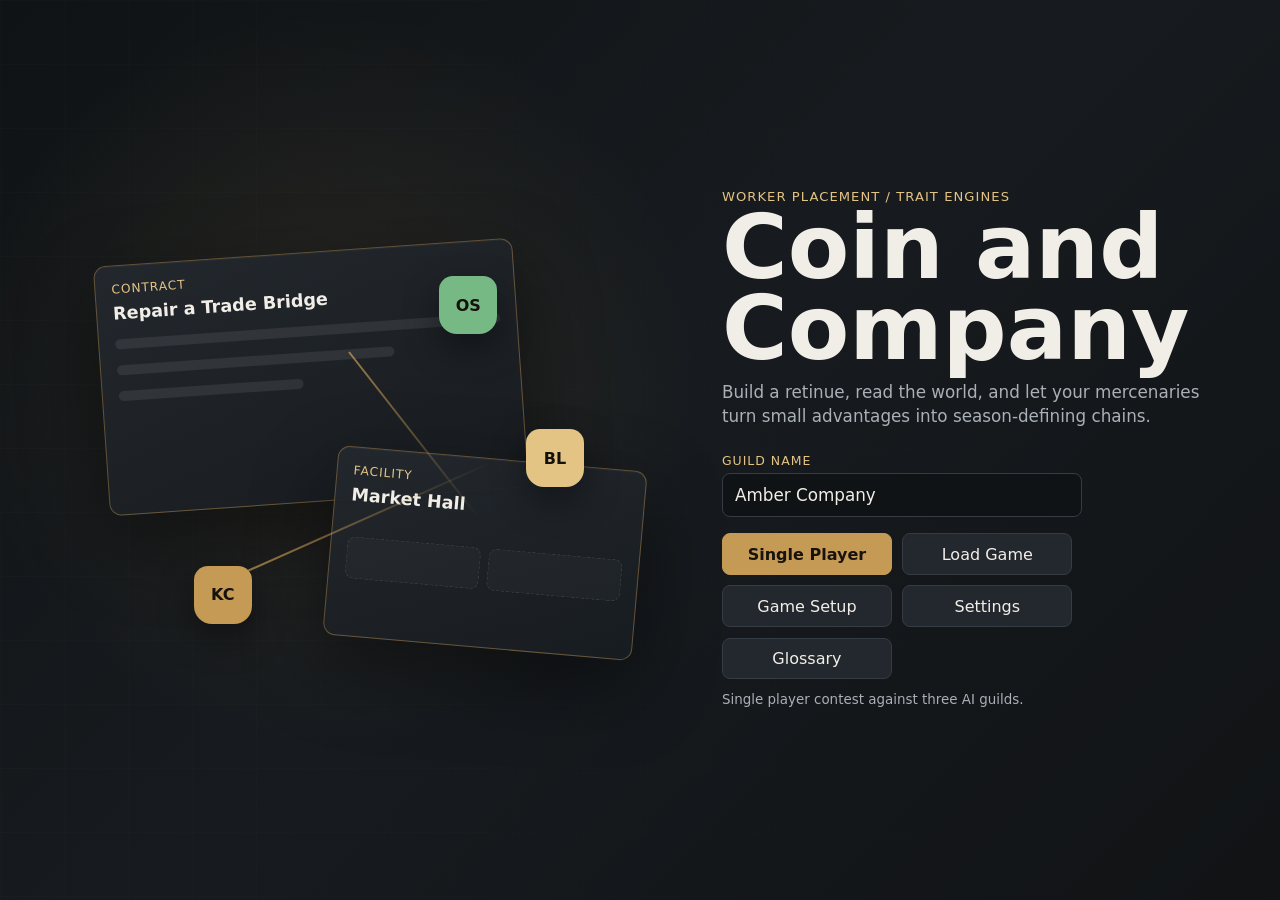
<file: index.html>
<!doctype html>
<html lang="en">
<head>
  <meta charset="utf-8">
  <meta name="viewport" content="width=device-width,initial-scale=1">
  <title>Coin and Company</title>
  <link rel="stylesheet" href="style.css">
</head>
<body>
  <section class="entry-screen" id="entryScreen">
    <div class="splash-art" aria-hidden="true">
      <div class="splash-card splash-card-contract">
        <span>Contract</span>
        <strong>Repair a Trade Bridge</strong>
        <i></i><i></i><i></i>
      </div>
      <div class="splash-card splash-card-facility">
        <span>Facility</span>
        <strong>Market Hall</strong>
        <div class="splash-slots"><b></b><b></b></div>
      </div>
      <div class="splash-meeple splash-meeple-a">KC</div>
      <div class="splash-meeple splash-meeple-b">OS</div>
      <div class="splash-meeple splash-meeple-c">BL</div>
      <div class="splash-line splash-line-a"></div>
      <div class="splash-line splash-line-b"></div>
    </div>

    <div class="entry-copy">
      <p class="modal-eyebrow">Worker Placement / Trait Engines</p>
      <h1>Coin and Company</h1>
      <p class="entry-dek">Build a retinue, read the world, and let your mercenaries turn small advantages into season-defining chains.</p>
      <label class="guild-name-field" for="guildNameInput">
        <span>Guild name</span>
        <input id="guildNameInput" type="text" maxlength="28" value="Amber Company" autocomplete="off">
      </label>
      <div class="entry-actions" aria-label="Main menu">
        <button id="singlePlayerBtn" class="primary" type="button">Single Player</button>
        <button id="loadGameBtn" type="button">Load Game</button>
        <button id="multiplayerBtn" type="button">Game Setup</button>
        <button id="settingsBtn" type="button">Settings</button>
        <button id="glossaryBtn" type="button">Glossary</button>
      </div>
      <p id="entryNote" class="entry-note">Single player contest against three AI guilds.</p>
    </div>

    <div class="entry-panel closed" id="gameSetupPanel">
      <div class="setup-head">
        <h2>Game Setup</h2>
        <button id="startCustomGameBtn" class="primary" type="button">Start Game</button>
      </div>
      <div class="setup-controls">
        <label>
          <span>Format</span>
          <select id="setupModeSelect">
            <option value="ffa">FFA</option>
            <option value="teams">Teams</option>
          </select>
        </label>
        <label>
          <span>Players</span>
          <select id="setupPlayerCountSelect">
            <option value="2">2</option>
            <option value="3">3</option>
            <option value="4" selected>4</option>
            <option value="5">5</option>
            <option value="6">6</option>
            <option value="7">7</option>
            <option value="8">8</option>
          </select>
        </label>
        <label>
          <span>Contracts</span>
          <select id="setupContractSelect">
            <option value="0.75">Tight</option>
            <option value="1" selected>Normal</option>
            <option value="1.25">Open</option>
          </select>
        </label>
      </div>
      <div id="setupPlayerRows" class="setup-player-list"></div>
      <p id="setupSummary" class="entry-note"></p>
    </div>

    <div class="entry-panel closed" id="settingsPanel">
      <h2>Settings</h2>
      <div class="settings-list">
        <label>
          <span>AI turn pace</span>
          <select id="aiPaceSelect">
            <option value="250">Fast</option>
            <option value="550" selected>Normal</option>
            <option value="900">Readable</option>
          </select>
        </label>
      </div>
      <p class="entry-note">More settings can live here as the prototype hardens.</p>
    </div>

    <div class="entry-panel closed" id="glossaryPanel">
      <h2>Glossary</h2>
      <div id="glossaryBody" class="glossary-body"></div>
    </div>
  </section>

  <header class="topbar">
    <div class="hud-date">
      <p id="dateLabel">Year 1 - Winter</p>
    </div>
    <div class="hud-center">
      <button id="tavernBtn" class="tavern-button" type="button">Tavern</button>
    </div>
    <div class="top-actions">
      <span id="newGameBtn" class="text-action" role="button" tabindex="0">Menu</span>
    </div>
  </header>

  <main class="board-shell">
    <section class="world-ticker" id="worldGrid"></section>
    <section class="ai-activity-strip" id="aiActivityStrip" aria-live="polite"></section>

    <section class="placement-board">
      <section class="panel roster-panel">
        <div class="section-heading">
          <h2>Mercs</h2>
          <span id="humanActionStatus" class="subtle"></span>
        </div>
        <div id="peopleGrid" class="token-grid"></div>
        <div class="recovery-area">
          <div class="recovery-label">Recovery</div>
          <div id="recoveryGrid" class="recovery-slots"></div>
        </div>
      </section>

      <section class="table-board">
        <section class="panel contracts-panel">
          <div id="contractGrid" class="contract-board"></div>
        </section>

        <section class="panel facilities-panel">
          <div id="facilityGrid" class="facility-board"></div>
        </section>
      </section>
    </section>
  </main>

  <aside class="leaderboard-track">
    <div class="leaderboard-head">
      <span>Guilds</span>
      <span id="phaseLabel" class="pill">Setup</span>
    </div>
    <div id="guildGrid" class="guild-grid"></div>
  </aside>

  <div id="aiThinking" class="ai-thinking closed" role="status" aria-live="polite">
    <span class="ai-thinking-spinner" aria-hidden="true"></span>
    <span class="ai-thinking-copy">AI thinking...</span>
  </div>
  <button id="advanceBtn" class="primary season-button">Resolve Season</button>

  <section class="detail-overlay closed" id="characterPanel" aria-modal="true" aria-labelledby="characterPanelTitle">
    <div class="detail-modal">
      <div class="tavern-header">
        <div>
          <p id="characterPanelEyebrow" class="modal-eyebrow">Mercenary</p>
          <h2 id="characterPanelTitle">Character Sheet</h2>
          <p id="characterPanelSubtitle" class="modal-subtitle"></p>
        </div>
        <span id="characterPanelClose" class="text-action tavern-close" role="button" tabindex="0">Close</span>
      </div>
      <div id="characterPanelBody"></div>
    </div>
  </section>

  <section class="tavern-overlay" id="tavernPanel" aria-modal="true" aria-labelledby="tavernTitle">
    <div class="tavern-modal">
      <div class="tavern-header">
        <div>
          <p id="tavernEyebrow" class="modal-eyebrow">Tavern</p>
          <h2 id="tavernTitle">Choose a Founder</h2>
        </div>
        <span id="tavernClose" class="text-action tavern-close" role="button" tabindex="0">Close</span>
      </div>
      <div id="recruitGrid" class="tavern-grid"></div>
    </div>
  </section>

  <script type="module" src="bundle.js"></script>
</body>
</html>
</file>
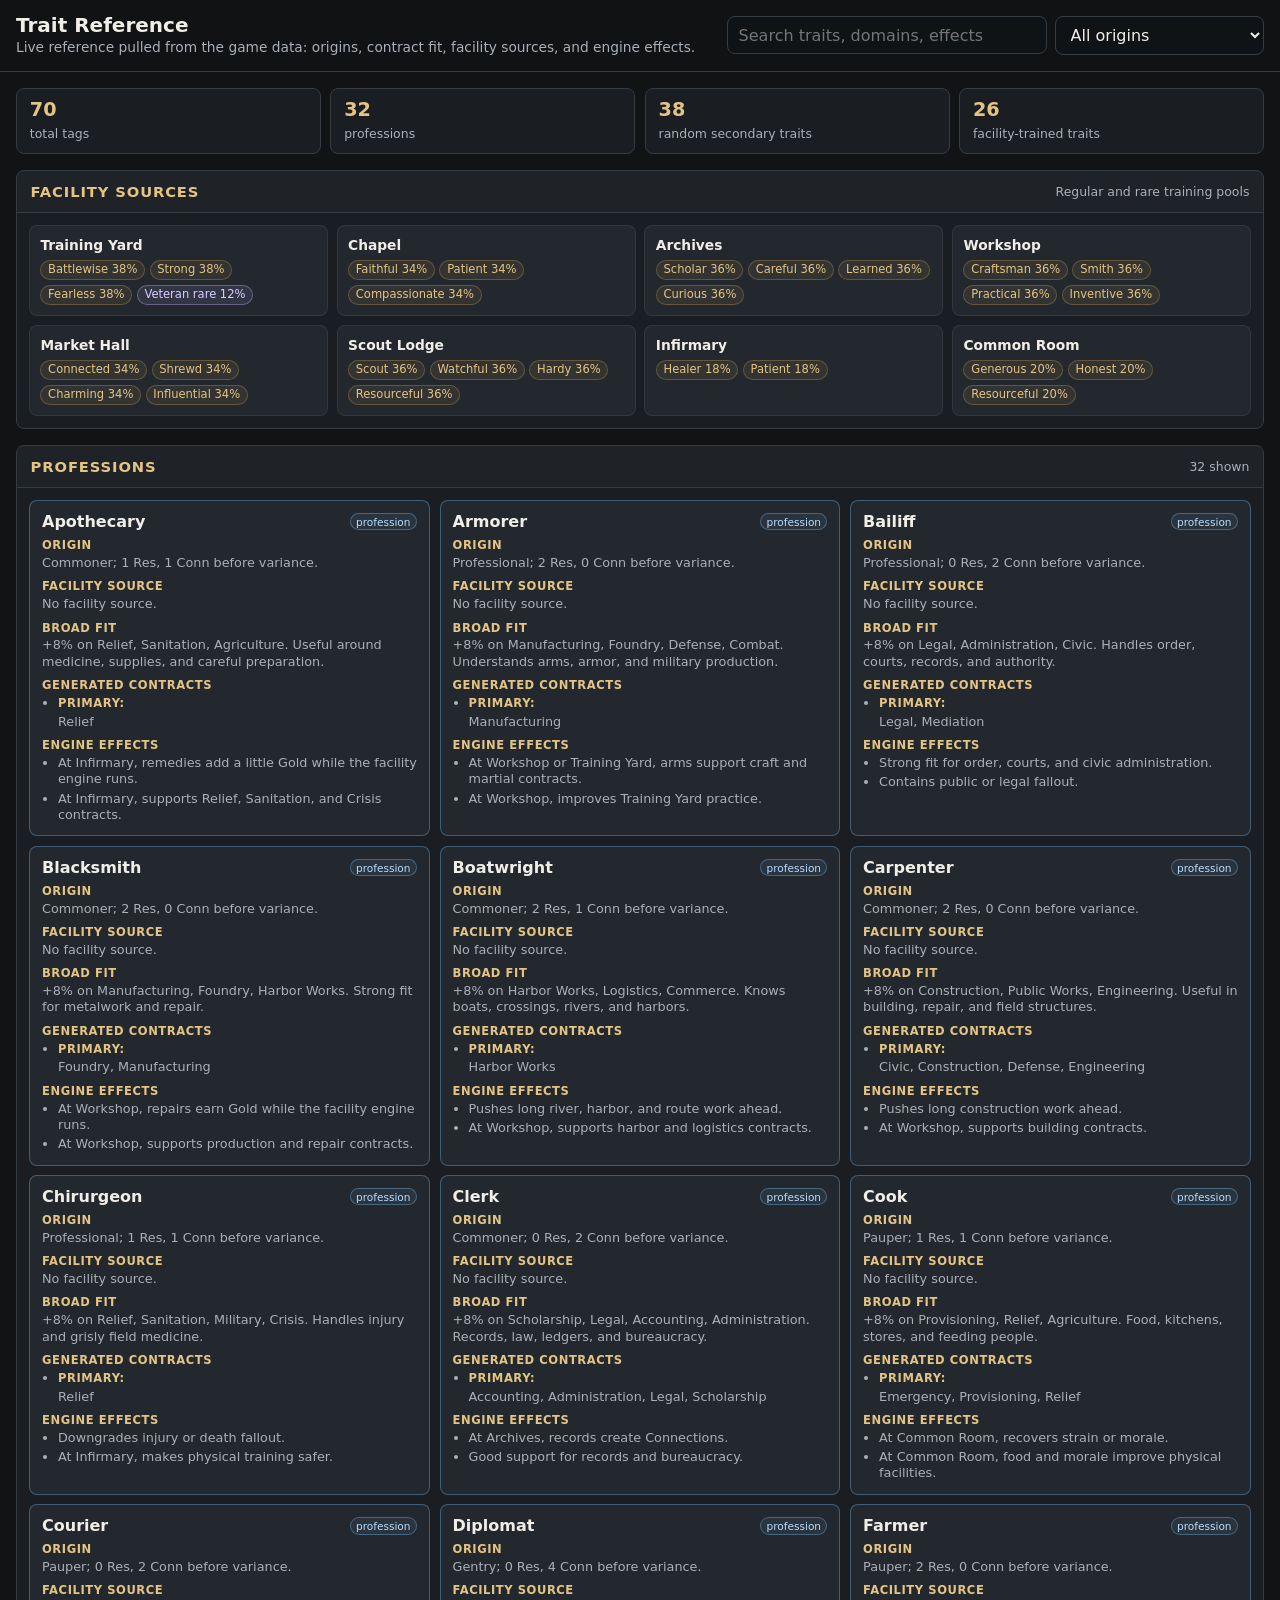
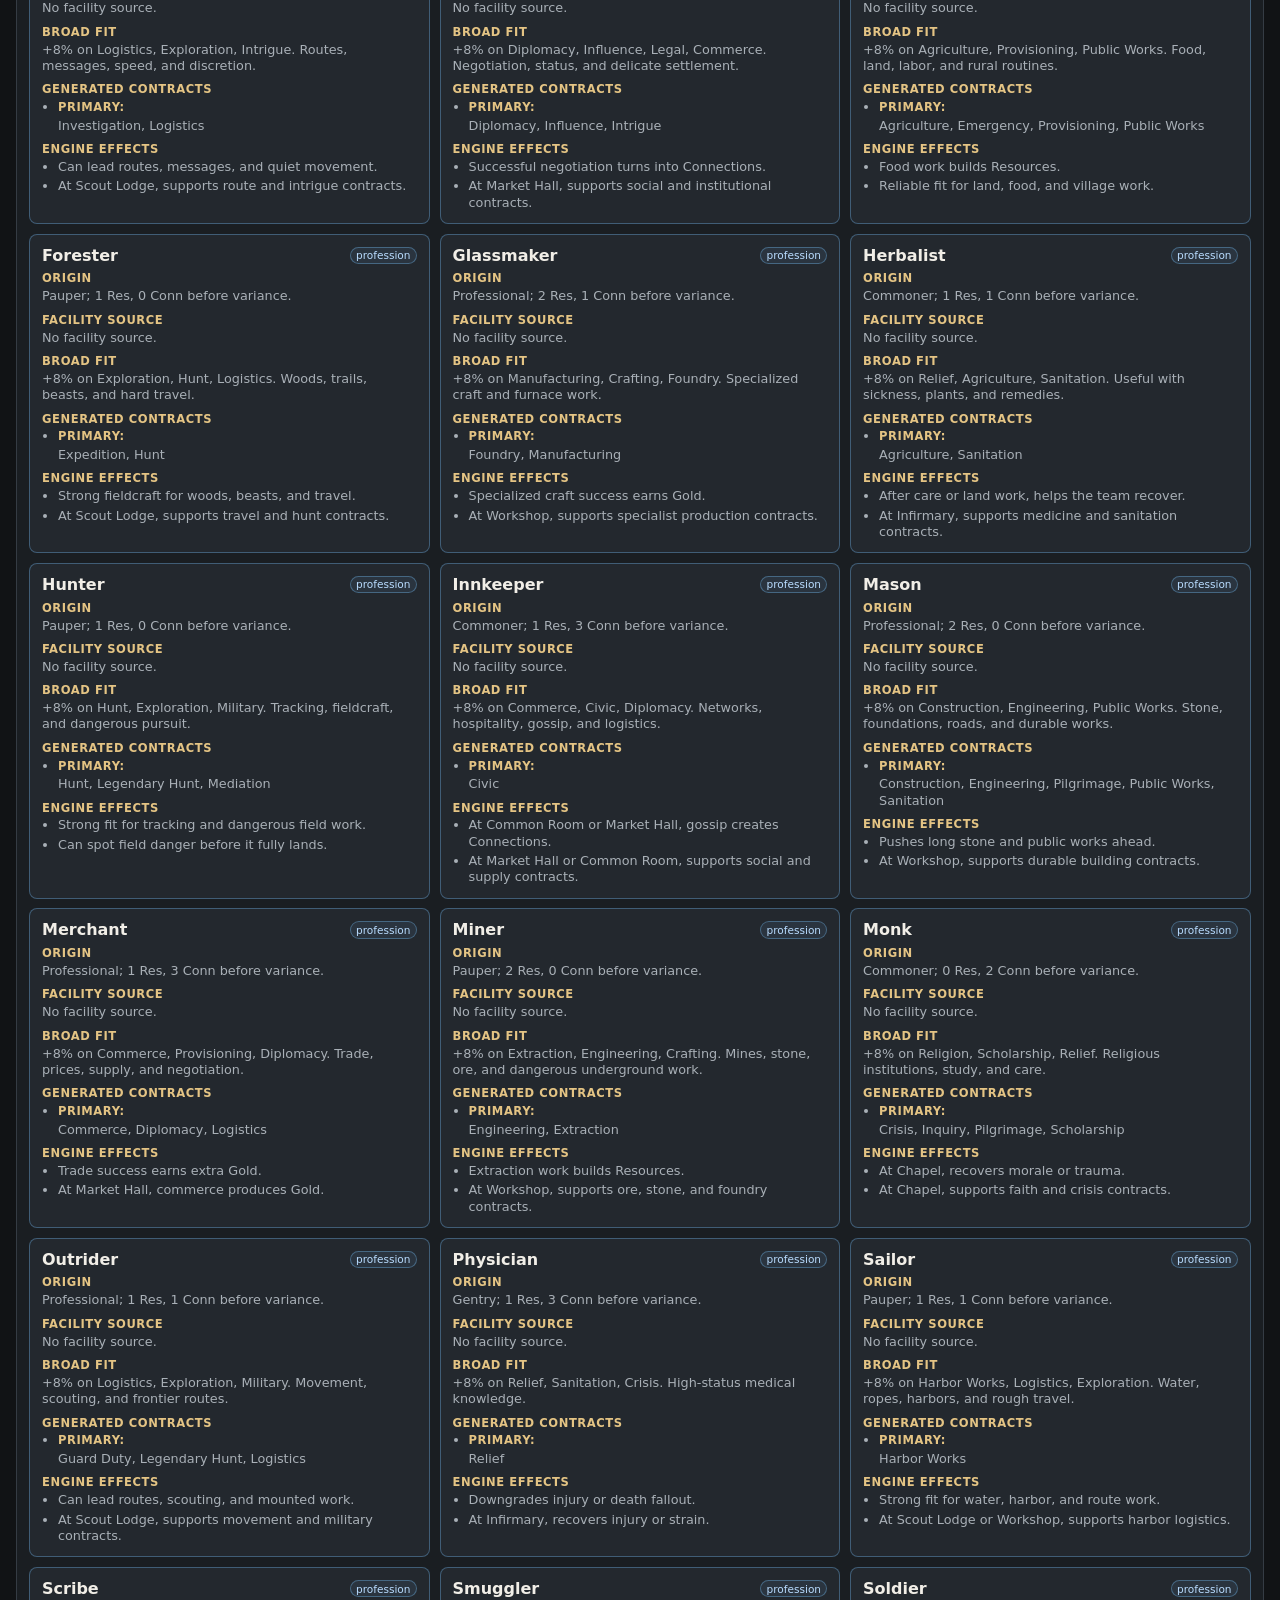
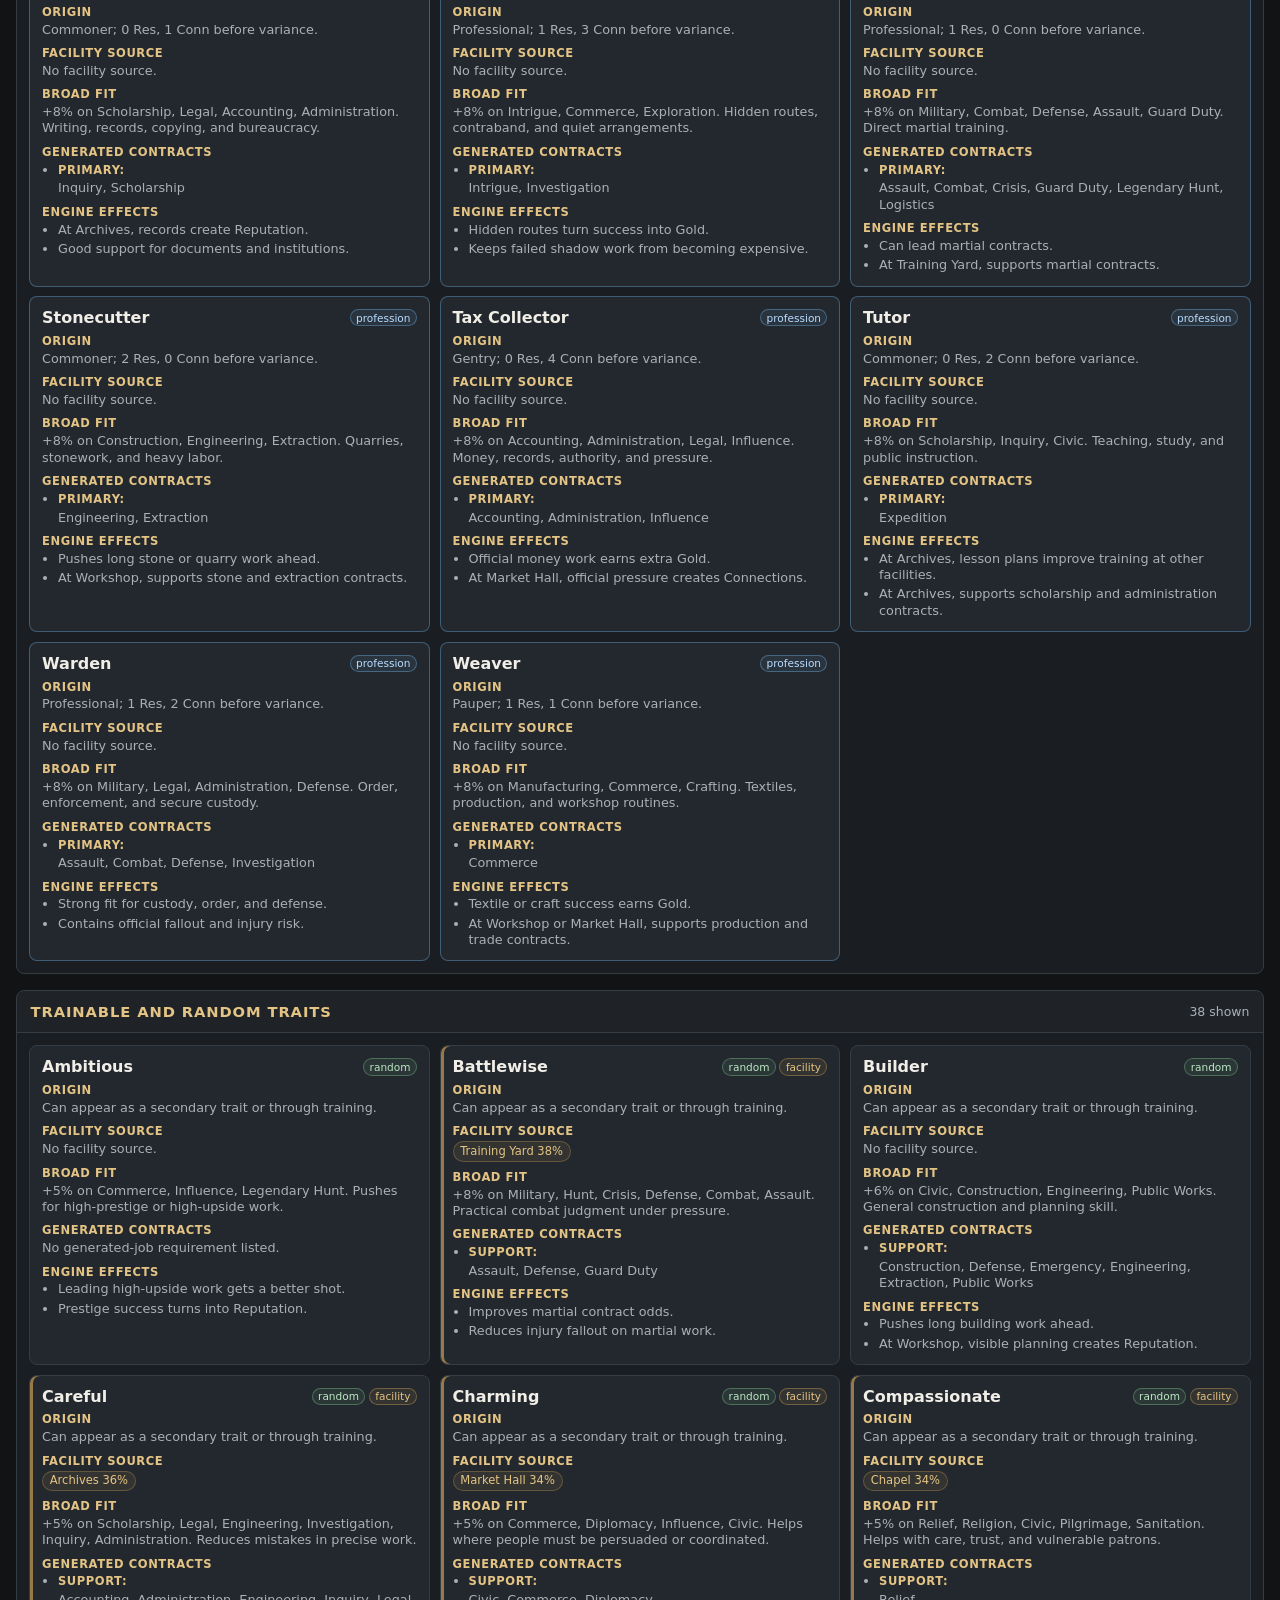
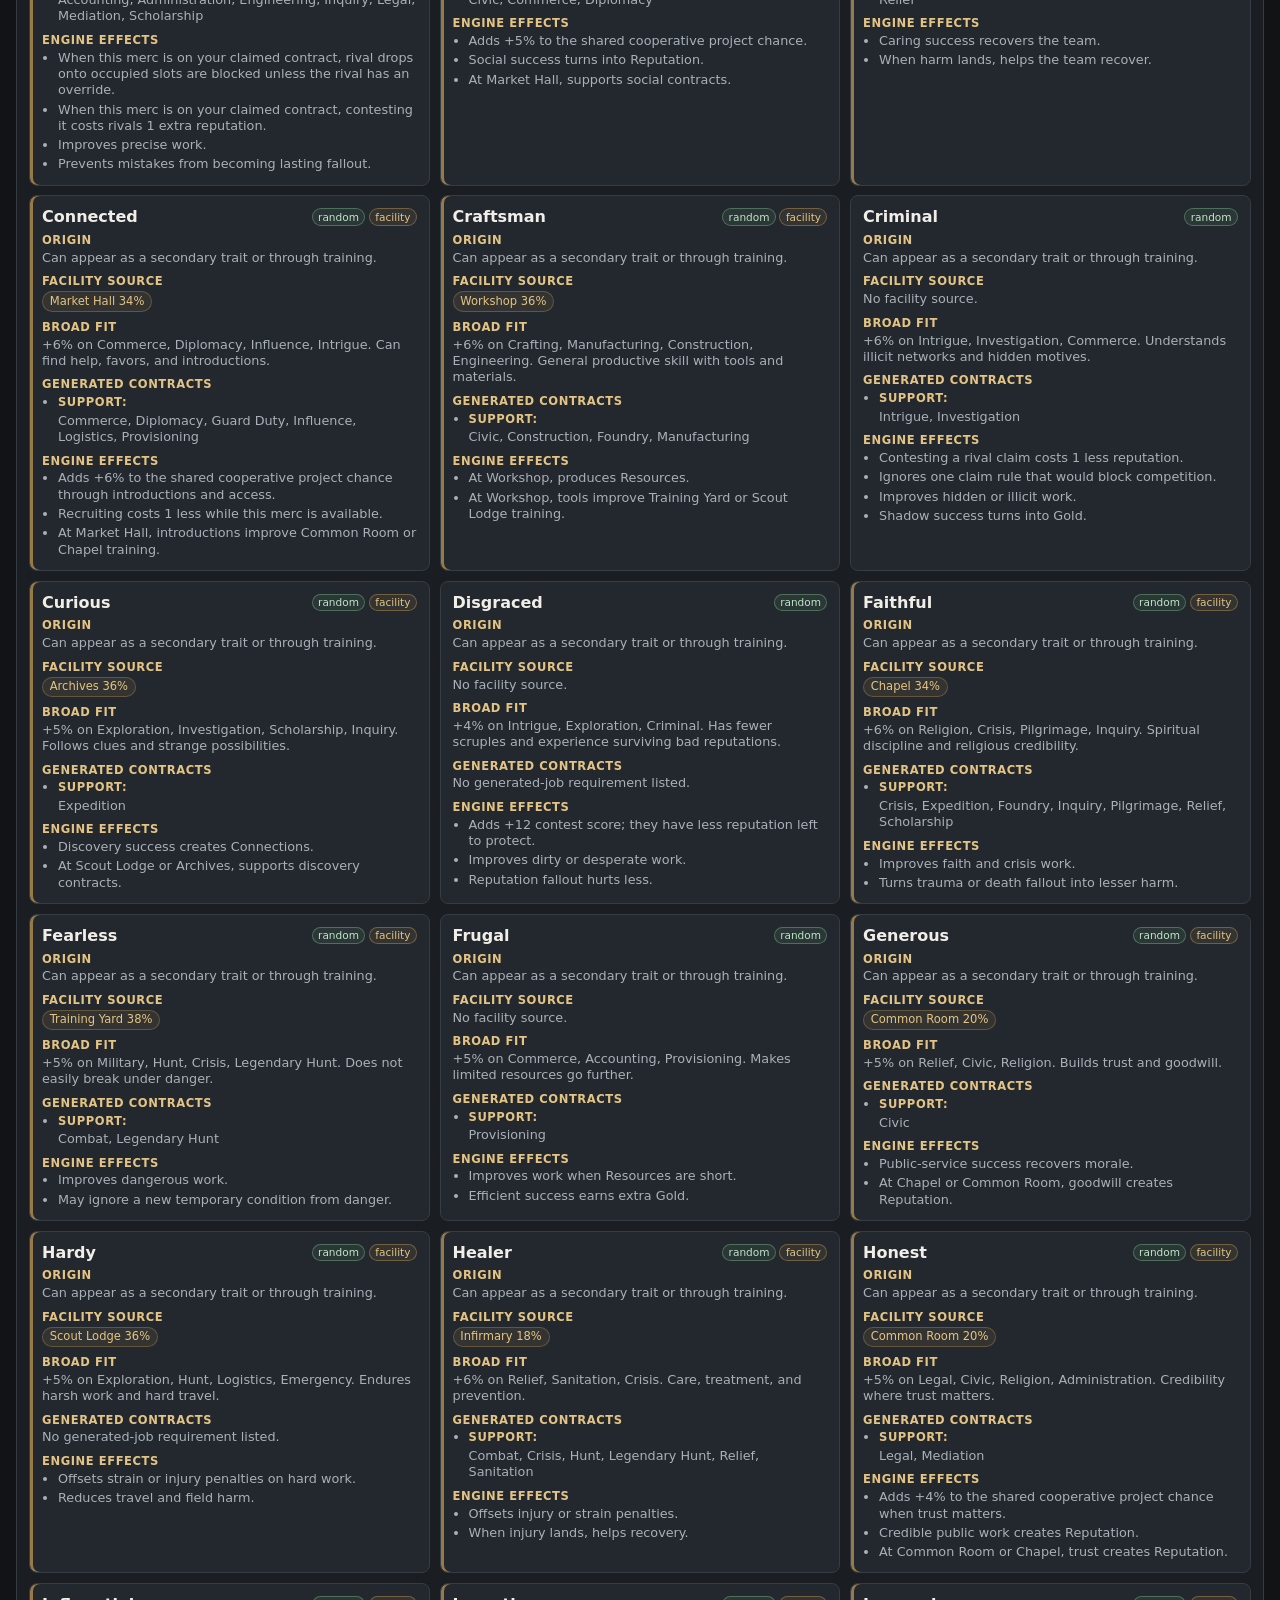
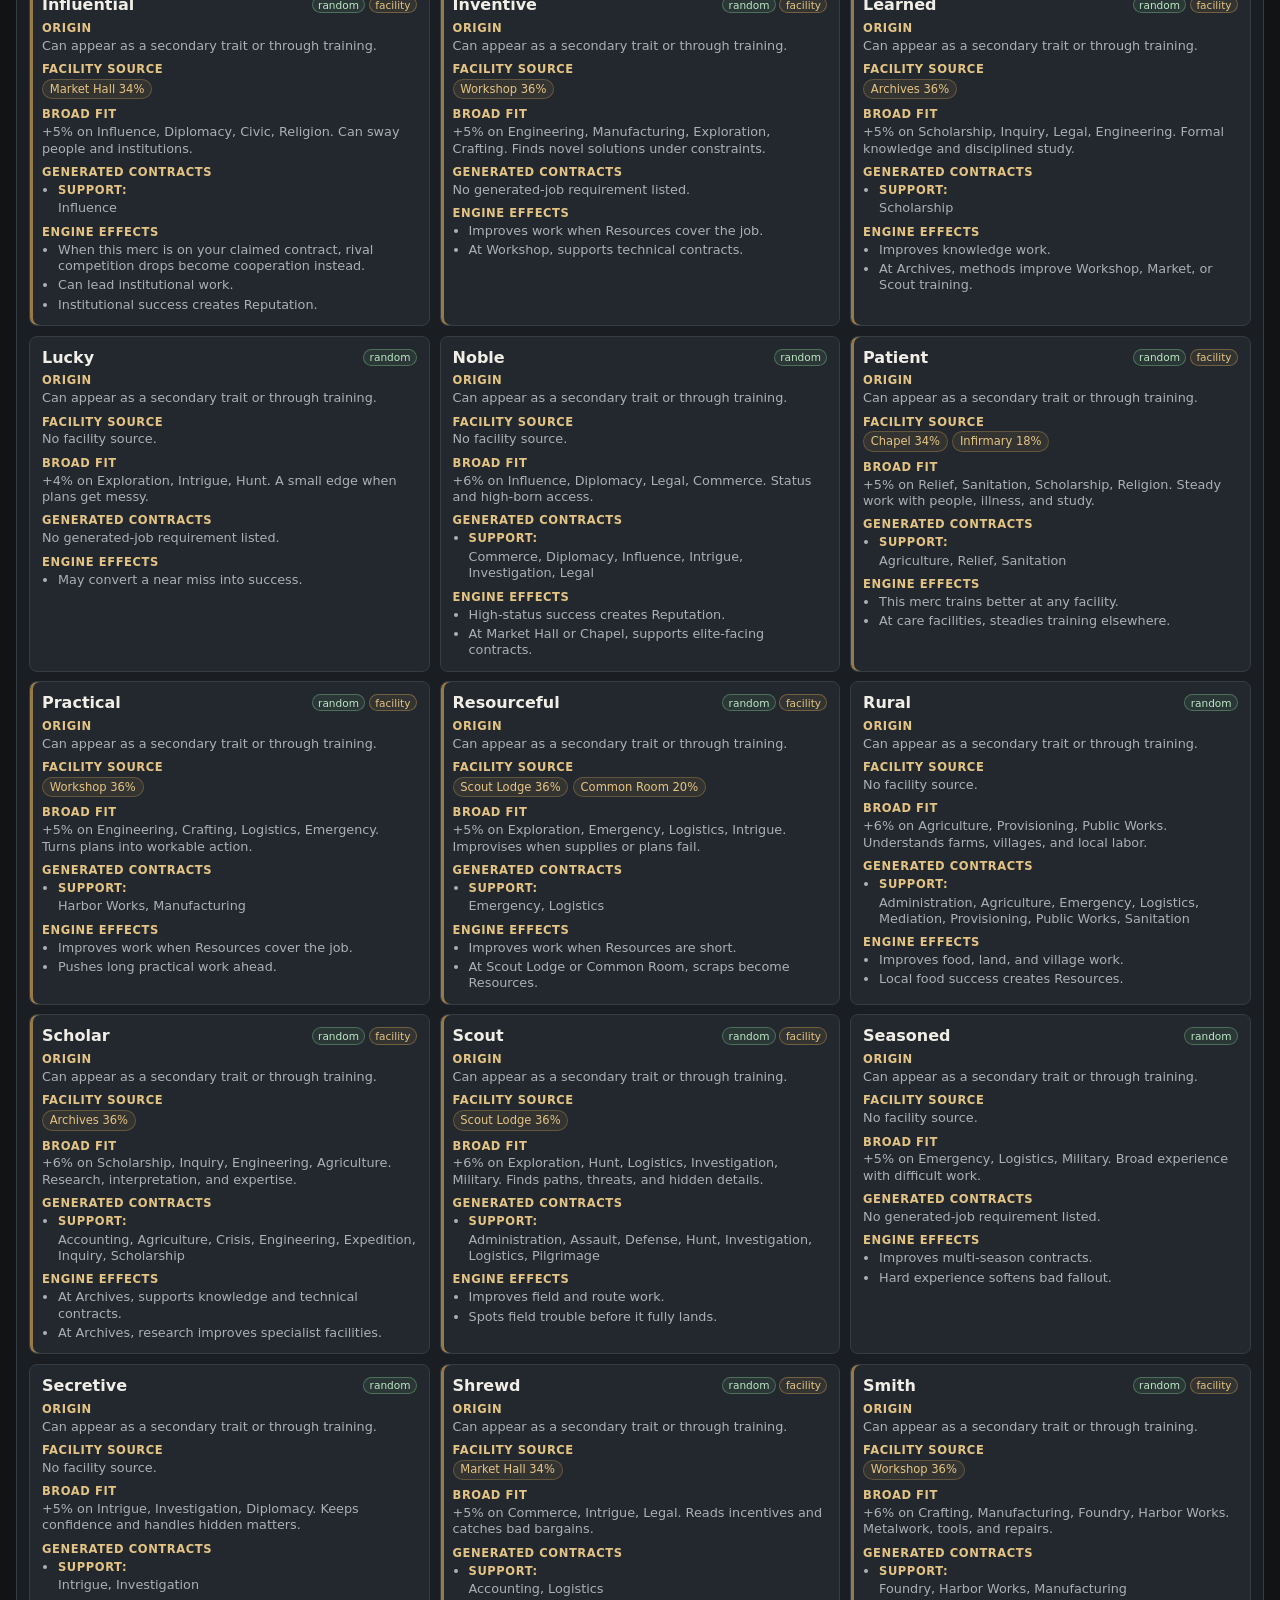
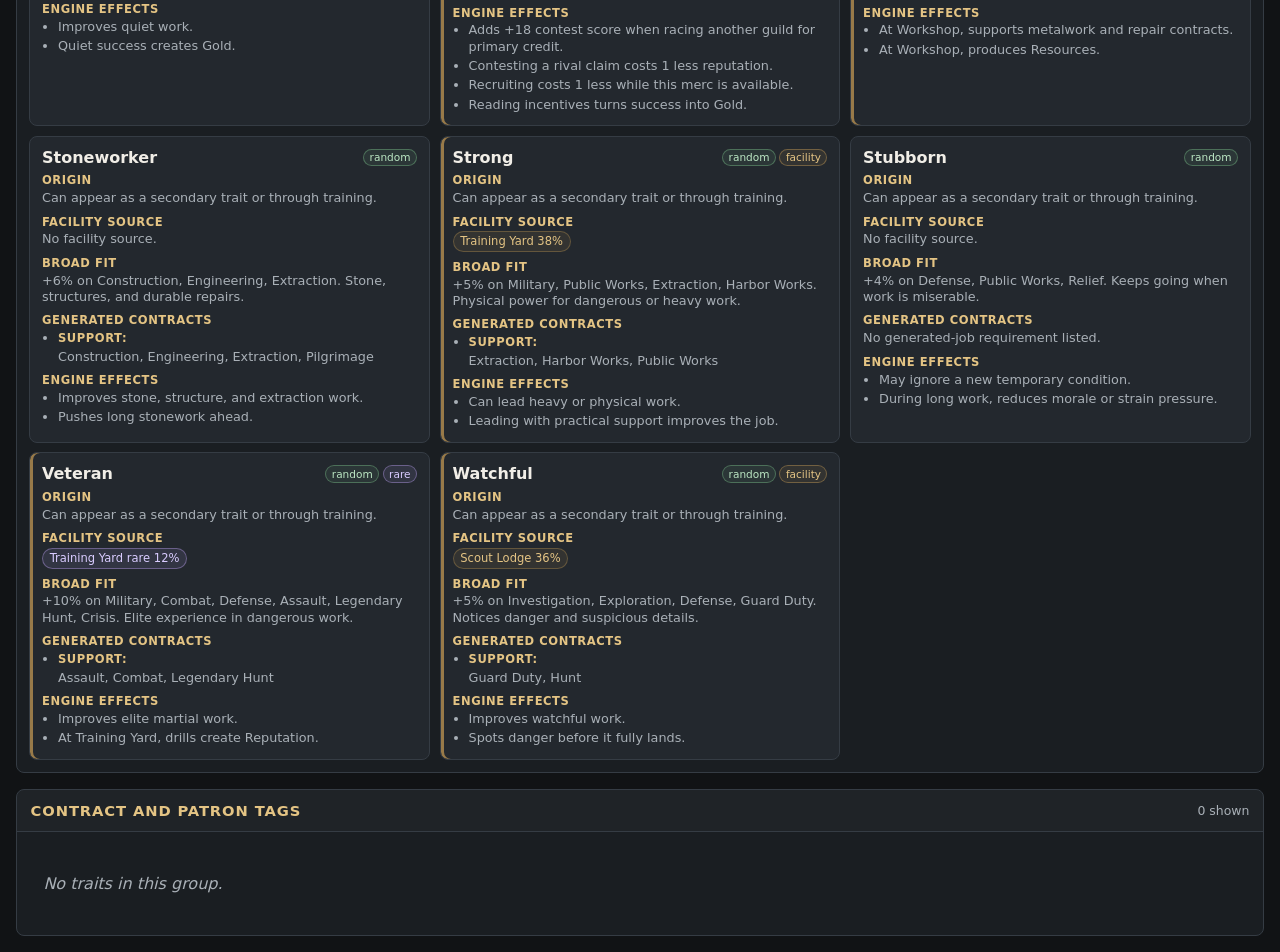
<file: docs/traits.html>
<!doctype html>
<html lang="en">
<head>
  <meta charset="utf-8">
  <meta name="viewport" content="width=device-width, initial-scale=1">
  <title>Coin and Company Trait Reference</title>
  <style>
    :root {
      color-scheme: dark;
      --bg: #111315;
      --panel: #1a1e22;
      --panel-2: #23282e;
      --border: #353c44;
      --text: #f1eee7;
      --muted: #a9b0b7;
      --accent: #c59a54;
      --accent-2: #e4c484;
      --good: #77b985;
      --blue: #6aa6d8;
      --violet: #a790d8;
    }
    * { box-sizing: border-box; }
    body { margin: 0; font-family: Inter, system-ui, Segoe UI, sans-serif; background: var(--bg); color: var(--text); }
    header { position: sticky; top: 0; z-index: 5; border-bottom: 1px solid var(--border); background: rgba(17,19,21,.96); padding: .85rem 1rem; }
    .top { max-width: 1280px; margin: 0 auto; display: grid; grid-template-columns: minmax(0,1fr) auto; gap: 1rem; align-items: center; }
    h1 { margin: 0; font-size: 1.25rem; line-height: 1.1; }
    .subhead { margin: .24rem 0 0; color: var(--muted); font-size: .86rem; line-height: 1.3; }
    .controls { display: flex; align-items: center; gap: .5rem; }
    input, select { min-height: 38px; border: 1px solid var(--border); border-radius: 8px; background: #101316; color: var(--text); padding: .5rem .65rem; font: inherit; }
    input { width: min(320px, 42vw); }
    main { max-width: 1280px; margin: 0 auto; padding: 1rem; display: grid; gap: 1rem; }
    .summary-grid { display: grid; grid-template-columns: repeat(4, minmax(0,1fr)); gap: .6rem; }
    .summary-card, .section, .trait-card { border: 1px solid var(--border); border-radius: 8px; background: var(--panel); }
    .summary-card { padding: .7rem .8rem; }
    .summary-card strong { display: block; color: var(--accent-2); font-size: 1.2rem; line-height: 1; margin-bottom: .24rem; }
    .summary-card span { color: var(--muted); font-size: .78rem; }
    .section { overflow: hidden; }
    .section-head { display: flex; align-items: center; justify-content: space-between; gap: .75rem; padding: .75rem .85rem; border-bottom: 1px solid var(--border); background: rgba(255,255,255,.025); }
    .section-head h2 { margin: 0; font-size: .92rem; text-transform: uppercase; letter-spacing: .06em; color: var(--accent-2); }
    .section-head span { color: var(--muted); font-size: .78rem; white-space: nowrap; }
    .facility-grid { display: grid; grid-template-columns: repeat(4, minmax(0,1fr)); gap: .55rem; padding: .75rem; }
    .facility-card { border: 1px solid rgba(255,255,255,.07); border-radius: 8px; background: var(--panel-2); padding: .65rem; }
    .facility-card h3 { margin: 0 0 .45rem; font-size: .86rem; }
    .chip-row { display: flex; flex-wrap: wrap; gap: .28rem; }
    .chip { border: 1px solid rgba(197,154,84,.34); border-radius: 999px; background: rgba(197,154,84,.1); color: var(--accent-2); padding: .16rem .42rem; font-size: .72rem; line-height: 1.15; }
    .chip.rare { border-color: rgba(167,144,216,.48); color: #d9ccff; background: rgba(167,144,216,.12); }
    .trait-grid { display: grid; grid-template-columns: repeat(3, minmax(0,1fr)); gap: .6rem; padding: .75rem; }
    .trait-card { display: grid; grid-template-rows: auto auto 1fr; min-height: 260px; padding: .75rem; background: var(--panel-2); }
    .trait-card.profession { border-color: rgba(106,166,216,.42); }
    .trait-card.trainable { box-shadow: inset 3px 0 0 rgba(197,154,84,.72); }
    .trait-card.contract-only { opacity: .86; }
    .trait-title { display: flex; align-items: flex-start; justify-content: space-between; gap: .6rem; margin-bottom: .45rem; }
    .trait-title h3 { margin: 0; font-size: 1rem; line-height: 1.1; }
    .badges { display: flex; flex-wrap: wrap; justify-content: flex-end; gap: .22rem; }
    .badge { border: 1px solid var(--border); border-radius: 999px; color: var(--muted); padding: .1rem .34rem; font-size: .66rem; white-space: nowrap; }
    .badge.profession { color: #b9dcff; border-color: rgba(106,166,216,.44); background: rgba(106,166,216,.1); }
    .badge.random { color: #bce7c4; border-color: rgba(119,185,133,.44); background: rgba(119,185,133,.1); }
    .badge.facility { color: var(--accent-2); border-color: rgba(197,154,84,.44); background: rgba(197,154,84,.1); }
    .badge.rare { color: #d9ccff; border-color: rgba(167,144,216,.48); background: rgba(167,144,216,.12); }
    .detail-list { display: grid; gap: .5rem; }
    .detail-block strong { display: block; margin-bottom: .18rem; color: var(--accent-2); font-size: .72rem; text-transform: uppercase; letter-spacing: .05em; }
    .detail-block p, .detail-block li { margin: 0; color: var(--muted); font-size: .8rem; line-height: 1.28; }
    .detail-block ul { margin: 0; padding-left: 1rem; display: grid; gap: .18rem; }
    .empty { color: var(--muted); font-style: italic; padding: .9rem; }
    .hidden { display: none !important; }
    @media (max-width: 1120px) {
      .summary-grid { grid-template-columns: repeat(2, minmax(0,1fr)); }
      .facility-grid, .trait-grid { grid-template-columns: repeat(2, minmax(0,1fr)); }
    }
    @media (max-width: 720px) {
      .top { grid-template-columns: 1fr; }
      .controls { align-items: stretch; display: grid; grid-template-columns: 1fr; }
      input { width: 100%; }
      .summary-grid, .facility-grid, .trait-grid { grid-template-columns: 1fr; }
      .trait-card { min-height: 0; }
    }
  </style>
</head>
<body>
  <header>
    <div class="top">
      <div>
        <h1>Trait Reference</h1>
        <p class="subhead">Live reference pulled from the game data: origins, contract fit, facility sources, and engine effects.</p>
      </div>
      <div class="controls" aria-label="Trait filters">
        <input id="search" type="search" placeholder="Search traits, domains, effects">
        <select id="originFilter">
          <option value="all">All origins</option>
          <option value="profession">Professions</option>
          <option value="random">Random traits</option>
          <option value="facility">Facility-trained</option>
          <option value="contract-only">Contract/patron only</option>
        </select>
      </div>
    </div>
  </header>
  <main>
    <section class="summary-grid" id="summaryGrid"></section>
    <section class="section">
      <div class="section-head">
        <h2>Facility Sources</h2>
        <span>Regular and rare training pools</span>
      </div>
      <div class="facility-grid" id="facilityGrid"></div>
    </section>
    <section class="section">
      <div class="section-head">
        <h2>Professions</h2>
        <span id="professionCount"></span>
      </div>
      <div class="trait-grid" id="professionGrid"></div>
    </section>
    <section class="section">
      <div class="section-head">
        <h2>Trainable And Random Traits</h2>
        <span id="traitCount"></span>
      </div>
      <div class="trait-grid" id="traitGrid"></div>
    </section>
    <section class="section">
      <div class="section-head">
        <h2>Contract And Patron Tags</h2>
        <span id="tagCount"></span>
      </div>
      <div class="trait-grid" id="tagGrid"></div>
    </section>
  </main>
  <script>
    const state = { cards: [] };
    const $ = id => document.getElementById(id);

    Promise.all([
      fetch('../data/character_parts.json').then(r => r.json()),
      fetch('../data/contract_parts.json').then(r => r.json()),
      fetch('../data/statuses.json').then(r => r.json())
    ]).then(([characterParts, contractParts, statuses]) => {
      buildReference(characterParts, contractParts, statuses);
      $('search').addEventListener('input', applyFilters);
      $('originFilter').addEventListener('change', applyFilters);
    }).catch(error => {
      document.querySelector('main').innerHTML = `<p class="empty">Could not load game data. Open this page through the local server, not directly from the filesystem.</p>`;
      console.error(error);
    });

    function buildReference(characterParts, contractParts, statuses) {
      const statusName = new Map(statuses.map(status => [status.id, status.name]));
      const professions = characterParts.professions || [];
      const professionByName = new Map(professions.map(profession => [profession.name, profession]));
      const randomTraits = new Set(characterParts.traits || []);
      const facilityOrigins = collectFacilityOrigins(contractParts.facilities || []);
      const contractUses = collectContractUses(contractParts.jobs || []);
      const allNames = [...new Set([
        ...professions.map(profession => profession.name),
        ...randomTraits,
        ...Object.keys(characterParts.tagAffinities || {}),
        ...Object.keys(characterParts.traitEffects || {}),
        ...facilityOrigins.keys(),
        ...contractUses.keys()
      ])].sort((a, b) => a.localeCompare(b));

      $('summaryGrid').innerHTML = [
        summaryCard(allNames.length, 'total tags'),
        summaryCard(professions.length, 'professions'),
        summaryCard(randomTraits.size, 'random secondary traits'),
        summaryCard([...facilityOrigins.keys()].length, 'facility-trained traits')
      ].join('');
      renderFacilities(contractParts.facilities || []);

      const models = allNames.map(name => traitModel(name, {
        characterParts,
        statusName,
        profession: professionByName.get(name),
        isRandom: randomTraits.has(name),
        facilityOrigins: facilityOrigins.get(name) || [],
        contractUse: contractUses.get(name) || { primary: [], support: [] }
      }));

      renderGroup('professionGrid', 'professionCount', models.filter(model => model.kind === 'profession'));
      renderGroup('traitGrid', 'traitCount', models.filter(model => model.kind === 'trait'));
      renderGroup('tagGrid', 'tagCount', models.filter(model => model.kind === 'contract-only'));
      state.cards = Array.from(document.querySelectorAll('.trait-card'));
      applyFilters();
    }

    function collectFacilityOrigins(facilities) {
      const origins = new Map();
      const add = (trait, origin) => {
        if (!origins.has(trait)) origins.set(trait, []);
        origins.get(trait).push(origin);
      };
      for (const facility of facilities) {
        for (const trait of facility.traits || []) add(trait, { type: 'facility', label: facility.label, chance: facility.trainChance });
        for (const trait of facility.rareTraits || []) add(trait, { type: 'rare', label: facility.label, chance: Math.round((facility.rareChance ?? 0.12) * 100) });
      }
      return origins;
    }

    function collectContractUses(jobs) {
      const uses = new Map();
      const ensure = trait => {
        if (!uses.has(trait)) uses.set(trait, { primary: [], support: [] });
        return uses.get(trait);
      };
      for (const job of jobs) {
        for (const trait of job.traits || []) ensure(trait).primary.push(job.type);
        for (const trait of job.support || []) ensure(trait).support.push(job.type);
      }
      return uses;
    }

    function traitModel(name, context) {
      const affinity = context.characterParts.tagAffinities?.[name] || null;
      const effects = context.characterParts.traitEffects?.[name] || [];
      const origins = [];
      if (context.profession) origins.push('profession');
      if (context.isRandom) origins.push('random');
      if (context.facilityOrigins.some(origin => origin.type === 'facility')) origins.push('facility');
      if (context.facilityOrigins.some(origin => origin.type === 'rare')) origins.push('rare');
      const kind = context.profession ? 'profession' : (context.isRandom || context.facilityOrigins.length ? 'trait' : 'contract-only');
      const search = [
        name,
        affinity?.description,
        ...(affinity?.domains || []),
        ...context.contractUse.primary,
        ...context.contractUse.support,
        ...effects.map(effect => effect.description || ''),
        ...context.facilityOrigins.map(origin => origin.label)
      ].filter(Boolean).join(' ').toLowerCase();
      return {
        name,
        kind,
        origins,
        search,
        html: traitCardHtml(name, context, affinity, effects, kind, origins, search)
      };
    }

    function traitCardHtml(name, context, affinity, effects, kind, origins, search) {
      const classes = ['trait-card', kind];
      if (origins.includes('facility') || origins.includes('rare')) classes.push('trainable');
      const badges = origins.length ? origins.map(origin => `<span class="badge ${origin}">${originLabel(origin)}</span>`).join('') : '<span class="badge">tag</span>';
      const profession = context.profession
        ? `<p>${context.statusName.get(context.profession.status) || context.profession.status}; ${context.profession.resources} Res, ${context.profession.connections} Conn before variance.</p>`
        : `<p>${kind === 'contract-only' ? 'Appears as a contract, support, or patron tag.' : 'Can appear as a secondary trait or through training.'}</p>`;
      const facilityText = context.facilityOrigins.length
        ? `<div class="chip-row">${context.facilityOrigins.map(origin => `<span class="chip ${origin.type === 'rare' ? 'rare' : ''}">${escapeHtml(origin.label)} ${origin.type === 'rare' ? 'rare ' : ''}${origin.chance}%</span>`).join('')}</div>`
        : '<p>No facility source.</p>';
      const domains = affinity
        ? `<p>+${affinity.bonus || 0}% on ${escapeHtml((affinity.domains || []).join(', '))}. ${escapeHtml(affinity.description || '')}</p>`
        : '<p>No broad affinity entry.</p>';
      const contractUse = [
        context.contractUse.primary.length ? `<li><strong>Primary:</strong> ${escapeHtml(uniqueSorted(context.contractUse.primary).join(', '))}</li>` : '',
        context.contractUse.support.length ? `<li><strong>Support:</strong> ${escapeHtml(uniqueSorted(context.contractUse.support).join(', '))}</li>` : ''
      ].filter(Boolean).join('');
      const effectsText = effects.length
        ? `<ul>${effects.map(effect => `<li>${escapeHtml(effect.description || `${effect.trigger}: ${effect.type}`)}</li>`).join('')}</ul>`
        : '<p>No special engine effect.</p>';
      return `
        <article class="${classes.join(' ')}" data-kind="${kind}" data-origins="${origins.join(' ')}" data-search="${escapeAttr(search)}">
          <div class="trait-title">
            <h3>${escapeHtml(name)}</h3>
            <div class="badges">${badges}</div>
          </div>
          <div class="detail-list">
            <div class="detail-block"><strong>Origin</strong>${profession}</div>
            <div class="detail-block"><strong>Facility Source</strong>${facilityText}</div>
            <div class="detail-block"><strong>Broad Fit</strong>${domains}</div>
            <div class="detail-block"><strong>Generated Contracts</strong>${contractUse ? `<ul>${contractUse}</ul>` : '<p>No generated-job requirement listed.</p>'}</div>
            <div class="detail-block"><strong>Engine Effects</strong>${effectsText}</div>
          </div>
        </article>
      `;
    }

    function renderFacilities(facilities) {
      $('facilityGrid').innerHTML = facilities.map(facility => `
        <article class="facility-card">
          <h3>${escapeHtml(facility.label)}</h3>
          <div class="chip-row">
            ${(facility.traits || []).map(trait => `<span class="chip">${escapeHtml(trait)} ${facility.trainChance}%</span>`).join('')}
            ${(facility.rareTraits || []).map(trait => `<span class="chip rare">${escapeHtml(trait)} rare ${Math.round((facility.rareChance ?? 0.12) * 100)}%</span>`).join('')}
          </div>
        </article>
      `).join('');
    }

    function renderGroup(gridId, countId, models) {
      $(countId).textContent = `${models.length} shown`;
      $(gridId).innerHTML = models.map(model => model.html).join('') || '<p class="empty">No traits in this group.</p>';
    }

    function applyFilters() {
      const query = $('search').value.trim().toLowerCase();
      const origin = $('originFilter').value;
      let shown = 0;
      for (const card of state.cards) {
        const origins = card.dataset.origins || '';
        const kind = card.dataset.kind || '';
        const matchesQuery = !query || (card.dataset.search || '').includes(query);
        const matchesOrigin = origin === 'all'
          || kind === origin
          || origins.split(' ').includes(origin);
        const visible = matchesQuery && matchesOrigin;
        card.classList.toggle('hidden', !visible);
        if (visible) shown++;
      }
      for (const [gridId, countId] of [['professionGrid','professionCount'], ['traitGrid','traitCount'], ['tagGrid','tagCount']]) {
        const visible = Array.from($(gridId).querySelectorAll('.trait-card')).filter(card => !card.classList.contains('hidden')).length;
        $(countId).textContent = `${visible} shown`;
      }
    }

    function summaryCard(value, label) {
      return `<article class="summary-card"><strong>${value}</strong><span>${label}</span></article>`;
    }

    function originLabel(origin) {
      return { profession: 'profession', random: 'random', facility: 'facility', rare: 'rare' }[origin] || origin;
    }

    function uniqueSorted(values) {
      return [...new Set(values)].sort((a, b) => a.localeCompare(b));
    }

    function escapeHtml(value) {
      return String(value ?? '').replace(/[&<>"']/g, ch => ({ '&': '&amp;', '<': '&lt;', '>': '&gt;', '"': '&quot;', "'": '&#39;' }[ch]));
    }

    function escapeAttr(value) {
      return escapeHtml(value);
    }
  </script>
</body>
</html>
</file>
<file: style.css>
:root {
  color-scheme: dark;
  --bg: #111315;
  --panel: #1a1e22;
  --panel-2: #23282e;
  --border: #353c44;
  --text: #f1eee7;
  --muted: #a9b0b7;
  --accent: #c59a54;
  --accent-2: #e4c484;
  --danger: #d56b6b;
  --good: #77b985;
  --merc-token-width: 58px;
  --merc-token-height: 46px;
}
* { box-sizing: border-box; }
body { margin: 0; font-family: Inter, system-ui, sans-serif; background: var(--bg); color: var(--text); overflow: hidden; }
button, select { font: inherit; }
button { border: 1px solid var(--border); background: var(--panel-2); color: var(--text); border-radius: 8px; padding: .65rem .85rem; cursor: pointer; }
button:hover:not(:disabled) { border-color: var(--accent); }
button:disabled { opacity: .4; cursor: not-allowed; }
button.primary { background: var(--accent); color: #17130c; border-color: var(--accent); font-weight: 700; }
input { font: inherit; color: var(--text); background: #101316; border: 1px solid var(--border); border-radius: 8px; padding: .68rem .75rem; }
input:focus-visible, select:focus-visible { outline: 1px solid var(--accent); outline-offset: 2px; border-color: var(--accent); }
.entry-screen { position: fixed; inset: 0; z-index: 90; display: grid; grid-template-columns: minmax(360px, 1.1fr) minmax(390px, .9fr); align-items: center; gap: clamp(1.5rem, 4vw, 4rem); padding: clamp(1.25rem, 4vw, 4rem); background: radial-gradient(circle at 26% 42%, rgba(197,154,84,.12), transparent 34%), linear-gradient(135deg, #101315, #171b1f 48%, #111315); overflow: hidden; }
.entry-screen.closed { display: none; }
.entry-screen::before { content: ""; position: absolute; inset: 0; background-image: linear-gradient(rgba(255,255,255,.025) 1px, transparent 1px), linear-gradient(90deg, rgba(255,255,255,.02) 1px, transparent 1px); background-size: 64px 64px; mask-image: linear-gradient(90deg, rgba(0,0,0,.6), rgba(0,0,0,.12)); pointer-events: none; }
.splash-art { position: relative; min-height: min(620px, 72vh); isolation: isolate; }
.splash-card { position: absolute; border: 1px solid rgba(197,154,84,.42); border-radius: 12px; background: linear-gradient(160deg, rgba(35,40,46,.96), rgba(24,28,32,.96)); box-shadow: 0 28px 80px rgba(0,0,0,.45), inset 0 1px 0 rgba(255,255,255,.04); padding: 1rem; }
.splash-card span { display: block; color: var(--accent-2); font-size: .76rem; text-transform: uppercase; letter-spacing: .08em; margin-bottom: .45rem; }
.splash-card strong { display: block; font-size: 1.1rem; line-height: 1.15; }
.splash-card-contract { left: 8%; top: 18%; width: min(420px, 70%); min-height: 250px; transform: rotate(-4deg); }
.splash-card-contract i { display: block; height: 10px; margin-top: 1rem; border-radius: 999px; background: rgba(255,255,255,.08); }
.splash-card-contract i:nth-of-type(2) { width: 72%; }
.splash-card-contract i:nth-of-type(3) { width: 48%; }
.splash-card-facility { right: 5%; bottom: 18%; width: min(310px, 56%); min-height: 190px; transform: rotate(5deg); }
.splash-slots { display: grid; grid-template-columns: repeat(2, 1fr); gap: .55rem; margin-top: 2rem; }
.splash-slots b { height: 42px; border: 1px dashed var(--border); border-radius: 8px; background: rgba(255,255,255,.025); }
.splash-meeple { position: absolute; z-index: 2; display: flex; align-items: center; justify-content: center; width: 58px; height: 58px; border-radius: 14px 14px 18px 18px; color: #15110b; background: var(--accent); font-weight: 900; box-shadow: 0 14px 35px rgba(0,0,0,.42); }
.splash-meeple-a { left: 23%; bottom: 22%; }
.splash-meeple-b { right: 28%; top: 22%; background: #77b985; }
.splash-meeple-c { right: 14%; bottom: 44%; background: #e4c484; }
.splash-line { position: absolute; height: 2px; transform-origin: left center; background: linear-gradient(90deg, rgba(197,154,84,.75), transparent); }
.splash-line-a { left: 31%; bottom: 30%; width: 270px; transform: rotate(-24deg); }
.splash-line-b { right: 18%; top: 34%; width: 210px; transform: rotate(52deg); }
.entry-copy { position: relative; z-index: 1; max-width: 570px; justify-self: start; }
.entry-copy h1 { font-size: clamp(3rem, 7vw, 6.5rem); line-height: .9; margin-bottom: .75rem; }
.entry-dek { color: var(--muted); font-size: 1.05rem; line-height: 1.45; max-width: 35rem; }
.guild-name-field { display: grid; gap: .35rem; margin: 1.5rem 0 1rem; color: var(--accent-2); font-size: .78rem; text-transform: uppercase; letter-spacing: .08em; }
.guild-name-field input { max-width: 360px; font-size: 1.05rem; text-transform: none; letter-spacing: 0; }
.entry-actions { display: grid; grid-template-columns: repeat(2, minmax(0, 170px)); gap: .65rem; margin-top: 1rem; }
.entry-note { color: var(--muted); font-size: .84rem; margin: .8rem 0 0; min-height: 1.2rem; }
.entry-panel { position: absolute; z-index: 2; right: clamp(1rem, 4vw, 4rem); bottom: clamp(1rem, 4vw, 3rem); width: min(560px, calc(100vw - 2rem)); max-height: min(520px, calc(100vh - 2rem)); overflow: auto; border: 1px solid var(--border); border-radius: 12px; background: rgba(23,27,31,.96); box-shadow: 0 22px 70px rgba(0,0,0,.46); padding: 1rem; }
.entry-panel.closed { display: none; }
.entry-panel h2 { font-size: 1rem; margin-bottom: .75rem; color: var(--accent-2); text-transform: uppercase; letter-spacing: .06em; }
.settings-list label { display: flex; align-items: center; justify-content: space-between; gap: 1rem; color: var(--muted); }
.settings-list select { min-width: 150px; border: 1px solid var(--border); border-radius: 8px; background: #101316; color: var(--text); padding: .55rem .65rem; }
.setup-head { display: flex; align-items: center; justify-content: space-between; gap: .75rem; margin-bottom: .75rem; }
.setup-head h2 { margin-bottom: 0; }
.setup-controls { display: grid; grid-template-columns: repeat(3, minmax(0,1fr)); gap: .55rem; margin-bottom: .75rem; }
.setup-controls label { display: grid; gap: .25rem; color: var(--muted); font-size: .72rem; text-transform: uppercase; letter-spacing: .06em; }
.setup-controls select, .setup-player-row select { width: 100%; min-width: 0; border: 1px solid var(--border); border-radius: 8px; background: #101316; color: var(--text); padding: .5rem .55rem; }
.setup-player-list { display: grid; gap: .4rem; }
.setup-player-row { display: grid; grid-template-columns: 34px minmax(120px, 1.2fr) minmax(72px, .55fr) minmax(82px, .65fr) minmax(94px, .75fr) minmax(120px, .95fr); gap: .35rem; align-items: center; border: 1px solid rgba(255,255,255,.07); border-radius: 8px; background: rgba(255,255,255,.025); padding: .4rem; }
.setup-player-row strong { color: var(--accent-2); font-size: .76rem; text-align: center; }
.setup-player-row input { min-width: 0; padding: .5rem .55rem; }
.setup-player-row select:disabled { opacity: .5; }
.glossary-body { display: grid; gap: .9rem; }
.glossary-body section { border-top: 1px solid rgba(255,255,255,.06); padding-top: .75rem; }
.glossary-body section:first-child { border-top: 0; padding-top: 0; }
.glossary-body h3 { font-size: .88rem; color: var(--accent-2); margin-bottom: .45rem; }
.glossary-body p { color: var(--muted); font-size: .84rem; line-height: 1.35; margin-bottom: .45rem; }
.glossary-body ul { list-style: none; margin: 0; padding: 0; display: grid; grid-template-columns: repeat(2, minmax(0,1fr)); gap: .4rem; }
.glossary-body li { border: 1px solid rgba(255,255,255,.06); border-radius: 8px; background: rgba(255,255,255,.025); padding: .45rem .5rem; }
.glossary-body li strong { display: block; font-size: .78rem; margin-bottom: .16rem; }
.glossary-body li span { display: block; color: var(--muted); font-size: .72rem; line-height: 1.25; }
.topbar { position: sticky; top: 0; z-index: 5; display: grid; grid-template-columns: 1fr auto 1fr; align-items: center; gap: .75rem; min-height: 42px; padding: .28rem .75rem; background: rgba(17,19,21,.96); border-bottom: 1px solid var(--border); }
h1,h2,h3,p { margin-top: 0; }
h1 { margin-bottom: .2rem; font-size: 1.55rem; }
#dateLabel { color: var(--text); margin-bottom: 0; font-weight: 700; font-size: .9rem; }
.hud-date { min-width: 0; }
.hud-center { justify-self: center; }
.top-actions { display: flex; justify-content: flex-end; align-items: center; gap: .5rem; }
.top-actions .text-action { margin: 0; }
.tavern-button { justify-self: center; min-width: 112px; background: var(--panel-2); color: var(--accent-2); font-weight: 700; position: relative; text-transform: uppercase; font-size: .74rem; letter-spacing: .06em; padding: .42rem .7rem; }
.tavern-button.has-new::after { content: ""; position: absolute; right: .55rem; top: .45rem; width: .5rem; height: .5rem; border-radius: 999px; background: var(--danger); box-shadow: 0 0 0 3px rgba(213,107,107,.14); }
.board-shell { height: calc(100vh - 42px); display: grid; grid-template-rows: 34px 44px minmax(0, 1fr); gap: .55rem; padding: .55rem .65rem 6.35rem; overflow: hidden; }
.placement-board { display: grid; grid-template-columns: 72px minmax(840px, 1fr); gap: .55rem; min-height: 0; }
.table-board { display: grid; grid-template-rows: minmax(0, 1fr) 200px; gap: .55rem; min-height: 0; }
.panel { background: var(--panel); border: 1px solid var(--border); border-radius: 10px; padding: 1rem; margin-bottom: 1rem; }
.board-shell .panel { margin-bottom: 0; min-height: 0; overflow: hidden; }
.tavern-overlay { position: fixed; inset: 0; z-index: 30; display: flex; align-items: center; justify-content: center; padding: 1.25rem; background: rgba(7,8,10,.72); backdrop-filter: blur(3px); }
.tavern-overlay.closed { display: none; }
.tavern-modal { width: min(920px, 100%); max-height: min(760px, calc(100vh - 48px)); display: flex; flex-direction: column; background: #171b1f; border: 1px solid var(--accent); border-radius: 12px; box-shadow: 0 24px 80px rgba(0,0,0,.55); padding: 1rem; }
.tavern-header { display: flex; align-items: flex-start; justify-content: space-between; gap: 1rem; padding: .2rem .25rem .9rem; border-bottom: 1px solid var(--border); margin-bottom: .9rem; }
.tavern-header h2 { margin-bottom: 0; font-size: 1.55rem; }
.modal-eyebrow { margin-bottom: .2rem; color: var(--accent-2); font-size: .82rem; text-transform: uppercase; letter-spacing: .08em; }
.tavern-close { margin-top: .15rem; }
.tavern-grid { display: grid; grid-template-columns: repeat(auto-fit, minmax(210px, 1fr)); gap: .75rem; overflow: auto; padding: .1rem .2rem .2rem; }
.tavern-grid .merc-token { min-height: 128px; display: flex; flex-direction: column; gap: .15rem; border-color: rgba(197,154,84,.45); cursor: pointer; }
.tavern-grid .merc-token:hover, .tavern-grid .merc-token:focus-visible { border-color: var(--accent); outline: none; background: #293039; }
.tavern-grid .merc-token strong { font-size: .92rem; text-align: left; }
.tavern-grid .merc-token .token-meta { display: block; text-align: left; }
.tavern-grid .token-meta:last-child { margin-top: auto; color: var(--accent-2); font-weight: 700; }
.founder-world-intro { grid-column: 1 / -1; border-bottom: 1px solid var(--border); padding: .1rem .1rem .9rem; margin-bottom: .1rem; }
.founder-world-intro h3 { font-size: 1.28rem; margin-bottom: .35rem; color: var(--text); }
.founder-world-intro h4 { margin-top: .65rem; margin-bottom: 0; color: var(--accent-2); font-size: .86rem; text-transform: uppercase; letter-spacing: .06em; }
.founder-world-intro p { color: var(--muted); line-height: 1.35; margin-bottom: .42rem; max-width: 78ch; }
.founder-world-intro strong { color: var(--text); }
.world-pressure-list { display: flex; flex-wrap: wrap; gap: .32rem; margin: .55rem 0 .5rem; }
.world-pressure-list span { border: 1px solid rgba(255,255,255,.08); border-radius: 999px; padding: .16rem .45rem; color: var(--muted); background: rgba(255,255,255,.025); font-size: .72rem; }
.section-heading { display: flex; align-items: center; justify-content: space-between; gap: .5rem; margin-bottom: .5rem; }
.section-heading h2 { margin-bottom: 0; font-size: .98rem; }
.subtle { color: var(--muted); font-size: .75rem; }
.pill, .status-badge, .risk-badge, .contract-chip { display: inline-block; border: 1px solid var(--border); border-radius: 999px; padding: .2rem .55rem; font-size: .78rem; color: var(--muted); }
.world-ticker { min-height: 0; display: flex; align-items: center; gap: .55rem; overflow: hidden; border: 1px solid var(--border); border-radius: 999px; background: rgba(255,255,255,.028); padding: .25rem .6rem; }
.world-card { flex: 0 0 auto; display: flex; align-items: center; gap: .4rem; border-right: 1px solid var(--border); padding-right: .65rem; color: var(--muted); font-size: .82rem; white-space: nowrap; }
.world-card:last-child { border-right: 0; }
.world-card strong { color: var(--text); font-size: .82rem; }
.world-card span { color: var(--muted); }
.ai-activity-strip { min-height: 0; display: flex; align-items: stretch; gap: .45rem; overflow: hidden; }
.ai-activity-item { flex: 1 1 0; min-width: 0; display: grid; grid-template-columns: auto minmax(0, 1fr); grid-template-rows: 1fr 1fr; gap: .02rem .42rem; align-items: center; border: 1px solid rgba(255,255,255,.07); border-radius: 8px; background: rgba(255,255,255,.026); padding: .34rem .48rem; box-shadow: inset 3px 0 0 rgba(169,176,183,.4); }
.ai-activity-item.active { border-color: rgba(228,196,132,.56); background: rgba(197,154,84,.08); box-shadow: inset 3px 0 0 var(--accent-2), 0 0 18px rgba(197,154,84,.12); }
.ai-activity-item.contract { box-shadow: inset 3px 0 0 #77b985; }
.ai-activity-item.recruit { box-shadow: inset 3px 0 0 #6aa6d8; }
.ai-activity-item.train { box-shadow: inset 3px 0 0 #c59a54; }
.ai-activity-item.rest { box-shadow: inset 3px 0 0 #9c8bd6; }
.ai-activity-item strong { grid-row: 1 / 3; color: var(--accent-2); font-size: .72rem; white-space: nowrap; overflow: hidden; text-overflow: ellipsis; max-width: 108px; }
.ai-activity-item span, .ai-activity-item em { min-width: 0; overflow: hidden; text-overflow: ellipsis; white-space: nowrap; font-size: .73rem; line-height: 1.05; }
.ai-activity-item span { color: var(--text); font-weight: 700; }
.ai-activity-item em { color: var(--muted); font-style: normal; }
.ai-activity-item.empty-feed { flex: 0 0 220px; }
.leaderboard-track { position: fixed; left: .65rem; bottom: .55rem; z-index: 6; width: min(1060px, calc(100vw - 230px)); display: grid; grid-template-columns: 72px minmax(0,1fr); align-items: center; gap: .4rem; padding: .34rem .45rem; background: rgba(17,19,21,.96); border: 1px solid var(--border); border-radius: 8px; box-shadow: 0 10px 28px rgba(0,0,0,.34); }
.leaderboard-head { display: flex; flex-direction: column; gap: .18rem; color: var(--muted); font-size: .68rem; text-transform: uppercase; letter-spacing: .05em; }
.guild-grid { display: grid; grid-template-columns: repeat(4, minmax(0,1fr)); gap: .4rem; }
.guild-card { background: var(--panel-2); border: 1px solid var(--border); border-radius: 8px; padding: .32rem .45rem; min-width: 0; cursor: pointer; }
.guild-card:hover, .guild-card:focus-visible { border-color: var(--accent-2); outline: none; background: #293039; }
.guild-card.human { border-color: var(--accent); }
.guild-card.acting { border-color: var(--accent-2); box-shadow: inset 0 0 0 1px rgba(231,203,135,.38), 0 0 18px rgba(197,154,84,.18); }
.guild-card h3 { margin-bottom: .18rem; font-size: .74rem; white-space: nowrap; overflow: hidden; text-overflow: ellipsis; }
.guild-identity { color: var(--accent-2); font-size: .66rem; line-height: 1; white-space: nowrap; overflow: hidden; text-overflow: ellipsis; margin-bottom: .2rem; }
.guild-score { display: grid; grid-template-columns: repeat(5, minmax(0, 1fr)); gap: .16rem; color: var(--muted); font-size: .66rem; }
.guild-score strong { display: inline; color: var(--text); font-size: .76rem; line-height: 1; margin-right: .1rem; }
.token-grid { display: grid; grid-template-columns: 1fr; align-content: start; gap: .38rem; overflow: auto; min-height: 0; padding-right: .05rem; }
.token-grid.return-drop { border-radius: 8px; transition: background .12s ease, outline-color .12s ease; }
.token-grid.return-drop.over { outline: 1px dashed var(--accent); outline-offset: 3px; background: rgba(197,154,84,.08); }
.merc-token { border: 1px solid var(--border); background: var(--panel-2); border-radius: 8px; padding: .38rem .28rem; cursor: grab; text-align: center; min-height: 46px; }
.merc-token:active { cursor: grabbing; }
.merc-token.assigned { opacity: .62; border-color: var(--accent); }
.merc-token.locked { cursor: default; border-style: solid; opacity: .78; }
.merc-token.dead { opacity: .5; cursor: default; }
.merc-token strong { display: block; font-size: 1.15rem; line-height: 1; }
.merc-token .token-meta { display: none; }
.roster-panel { padding: .5rem .36rem; gap: .45rem; }
.contracts-panel, .facilities-panel, .roster-panel { display: flex; flex-direction: column; }
.contracts-panel, .facilities-panel { padding: .65rem; }
.recovery-area { border-top: 1px solid var(--border); padding-top: .55rem; margin-top: auto; }
.recovery-label { color: var(--muted); font-size: .66rem; text-transform: uppercase; letter-spacing: .05em; margin-bottom: .3rem; }
.recovery-slots { display: grid; grid-template-columns: 1fr; gap: .38rem; }
.recovery-slot { width: var(--merc-token-width); height: var(--merc-token-height); min-height: var(--merc-token-height); border-style: solid; border-radius: 8px; font-weight: 800; color: var(--text); background: var(--panel-2); box-sizing: border-box; }
.recovery-slot .slot-worker { display: block; font-size: 1.15rem; line-height: 1; }
.contract-board { display: grid; grid-template-columns: repeat(3, minmax(330px, 1fr)); grid-auto-rows: minmax(122px, 1fr); gap: .45rem; overflow: auto; min-height: 0; padding-right: .1rem; }
.facility-board { display: grid; grid-template-columns: repeat(4, minmax(0,1fr)); grid-template-rows: repeat(2, minmax(0, 1fr)); gap: .4rem; overflow: hidden; min-height: 0; }
.contract-tile { position: relative; isolation: isolate; display: grid; grid-template-rows: auto auto auto minmax(0, 1fr) auto; min-height: 0; background: radial-gradient(circle at 0 0, rgba(var(--pool-a, 197, 154, 84), .16), transparent 42%), radial-gradient(circle at 100% 100%, rgba(var(--pool-b, 197, 154, 84), .13), transparent 46%), var(--panel-2); border: 1px solid rgba(var(--pool-a, 197, 154, 84), .24); border-radius: 8px; padding: .46rem .52rem; box-shadow: inset 0 1px 0 rgba(255,255,255,.025); overflow: hidden; }
.contract-tile::before { content: ""; position: absolute; inset: 0; z-index: -1; border-radius: inherit; background: linear-gradient(135deg, rgba(var(--pool-a, 197, 154, 84), .08), transparent 34%, transparent 66%, rgba(var(--pool-b, 197, 154, 84), .07)); pointer-events: none; }
.contract-tile.focused-contract { border-color: var(--accent-2); box-shadow: inset 0 0 0 1px rgba(228,196,132,.34), 0 0 18px rgba(197,154,84,.14); }
.facility-tile { display: grid; grid-template-rows: auto minmax(0, 1fr); min-height: 0; background: var(--panel-2); border: 1px solid var(--border); border-radius: 8px; padding: .42rem .5rem; box-shadow: inset 0 1px 0 rgba(255,255,255,.025); overflow: hidden; }
.facility-tile.focused-facility { border-color: var(--accent-2); box-shadow: inset 0 0 0 1px rgba(228,196,132,.34), 0 0 18px rgba(197,154,84,.14); }
.contract-top { display: grid; grid-template-columns: minmax(0, 1fr) auto; align-items: start; gap: .4rem; min-width: 0; }
.contract-title-btn { min-width: 0; min-height: 0; padding: 0; border: 0; background: transparent; color: var(--text); font-size: .82rem; font-weight: 900; line-height: 1.12; text-align: left; white-space: nowrap; overflow: hidden; text-overflow: ellipsis; }
.contract-title-btn:hover, .contract-title-btn:focus-visible { color: var(--accent-2); outline: none; }
.contract-subline { display: grid; grid-template-columns: minmax(0, 1fr) auto auto minmax(0, .9fr); gap: .28rem; align-items: center; color: var(--muted); font-size: .64rem; line-height: 1.05; margin-top: .16rem; min-width: 0; }
.contract-subline span { min-width: 0; overflow: hidden; text-overflow: ellipsis; white-space: nowrap; }
.contract-subline span:nth-child(3) { color: var(--accent-2); font-weight: 800; }
.contract-patron-chip { min-width: 0; border: 1px solid rgba(228,196,132,.24); border-radius: 999px; padding: .08rem .28rem; color: var(--accent-2); background: rgba(197,154,84,.07); font-size: .58rem; line-height: 1; white-space: nowrap; overflow: hidden; text-overflow: ellipsis; }
.contract-patron-chip:hover, .contract-patron-chip:focus-visible { border-color: rgba(228,196,132,.48); outline: none; }
.contract-patron-chip.detail { max-width: 100%; font-size: .7rem; padding: .16rem .38rem; }
.contract-claim-strip { display: flex; flex-wrap: nowrap; gap: .18rem; min-height: .94rem; margin-top: .2rem; overflow: hidden; }
.contract-claim-strip span { max-width: 100%; min-width: 0; overflow: hidden; text-overflow: ellipsis; white-space: nowrap; border: 1px solid rgba(255,255,255,.08); border-radius: 999px; padding: .08rem .34rem; color: var(--muted); background: rgba(255,255,255,.025); font-size: .58rem; line-height: 1; }
.contract-claim-strip span:first-child { color: var(--accent-2); border-color: rgba(228,196,132,.32); background: rgba(197,154,84,.08); }
.contract-readiness-strip { display: flex; flex-wrap: nowrap; gap: .2rem; min-height: 1rem; margin-top: .24rem; overflow: hidden; }
.contract-actions { display: grid; grid-template-columns: auto auto 1fr; align-items: center; gap: .25rem; min-width: 0; min-height: 1.35rem; margin-top: .3rem; overflow: hidden; }
.contract-detail-action { border-radius: 999px; min-height: 0; padding: .12rem .42rem; font-size: .68rem; line-height: 1.1; color: var(--muted); background: rgba(255,255,255,.025); }
.contract-preview { min-width: 0; color: var(--accent-2); font-size: .72rem; font-weight: 900; text-align: right; white-space: nowrap; overflow: hidden; text-overflow: ellipsis; }
.contract-best-line { min-width: 0; color: var(--muted); font-size: .62rem; line-height: 1.05; margin-top: .18rem; white-space: nowrap; overflow: hidden; text-overflow: ellipsis; }
.contract-tile h3 { font-size: .92rem; margin-bottom: .12rem; line-height: 1.16; }
.contract-meta { flex: 0 0 auto; display: grid; gap: .22rem; justify-items: end; align-content: start; max-width: 118px; }
.risk-badge, .contract-meta .risk-badge, .contract-meta .contract-chip { max-width: 100%; text-align: center; white-space: nowrap; font-size: .64rem; line-height: 1; padding: .16rem .38rem; background: rgba(255,255,255,.025); border: 1px solid rgba(197,154,84,.38); border-radius: 999px; color: var(--accent-2); }
.facility-top { position: relative; z-index: 2; display: grid; grid-template-columns: minmax(0, 1fr) auto; align-items: start; gap: .35rem; min-width: 0; }
.facility-top span { color: var(--accent-2); font-size: .72rem; font-weight: 800; }
.facility-title-btn { min-width: 0; min-height: 0; padding: 0; border: 0; background: transparent; color: var(--text); font-size: .78rem; font-weight: 900; line-height: 1.05; text-align: left; white-space: nowrap; overflow: hidden; text-overflow: ellipsis; }
.facility-title-btn:hover, .facility-title-btn:focus-visible { color: var(--accent-2); outline: none; }
.facility-ready-count { flex: 0 0 auto; border: 1px solid rgba(228,196,132,.28); border-radius: 999px; padding: .08rem .34rem; background: rgba(197,154,84,.08); font-size: .62rem !important; line-height: 1; color: var(--accent-2); white-space: nowrap; }
.facility-tile h3 { font-size: .78rem; line-height: 1.05; min-height: .85rem; margin-bottom: .08rem; white-space: nowrap; overflow: hidden; text-overflow: ellipsis; }
.contract-tile p, .facility-tile p { font-size: .76rem; color: var(--muted); margin-bottom: .36rem; line-height: 1.18; }
.contract-tile .description { display: block; }
.facility-tile p { margin-bottom: .24rem; white-space: nowrap; overflow: hidden; text-overflow: ellipsis; }
.facility-ready-row { display: flex; flex-wrap: nowrap; gap: .18rem; align-items: center; min-height: .92rem; margin: 0 0 .16rem; overflow: hidden; }
.facility-ready-mark, .facility-ready-empty { border: 1px solid rgba(228,196,132,.32); border-radius: 999px; padding: .06rem .3rem; font-size: .58rem; line-height: 1; white-space: nowrap; }
.facility-ready-mark { color: var(--accent-2); background: rgba(197,154,84,.1); }
.facility-ready-empty { color: var(--muted); border-color: rgba(255,255,255,.06); background: rgba(255,255,255,.02); }
.requirements { font-size: .76rem; color: var(--muted); margin-bottom: .42rem; line-height: 1.2; }
.readiness-row { display: flex; flex-wrap: wrap; align-items: center; gap: .25rem; min-height: 1.35rem; margin: -.15rem 0 .34rem; }
.readiness-mark, .readiness-empty { border: 1px solid rgba(228,196,132,.32); border-radius: 999px; padding: .1rem .38rem; font-size: .66rem; line-height: 1.1; white-space: nowrap; }
.readiness-mark { color: var(--accent-2); background: rgba(197,154,84,.1); }
.readiness-empty { color: var(--muted); border-color: rgba(255,255,255,.07); background: rgba(255,255,255,.025); }
.contract-mini { display: grid; grid-template-columns: repeat(3,1fr); gap: .35rem; font-size: .76rem; color: var(--muted); margin-bottom: .42rem; }
.contract-mini span:last-child { color: var(--accent-2); font-weight: 700; text-align: right; }
.preview-team { color: var(--accent-2); font-size: .72rem; min-height: 1rem; margin: -.2rem 0 .35rem; white-space: nowrap; overflow: hidden; text-overflow: ellipsis; }
.slot-row { display: grid; grid-template-columns: repeat(2, minmax(0, 1fr)); gap: .35rem; margin-top: auto; }
.contract-tile .slot-row { grid-template-columns: repeat(2, minmax(0, 1fr)); justify-content: stretch; margin-top: 0; align-self: end; }
.contract-slot-tray { display: grid; grid-template-columns: repeat(5, var(--merc-token-width)); gap: .28rem; align-self: end; margin-top: .34rem; min-height: 0; overflow: hidden; }
.contract-slot-tray .worker-slot, .facility-slot-tray .worker-slot { width: var(--merc-token-width); height: var(--merc-token-height); min-height: var(--merc-token-height); aspect-ratio: auto; border-radius: 8px; border-style: solid; padding: .38rem .28rem; font-weight: 800; color: var(--text); background: var(--panel-2); box-sizing: border-box; }
.contract-slot-tray .slot-worker, .facility-slot-tray .slot-worker { display: block; font-size: 1.05rem; line-height: 1; }
.contract-slot.empty-slot { color: transparent; background: rgba(255,255,255,.018); border-style: dashed; }
.contract-slot.rival-slot { border-color: rgba(228,196,132,.42); background: rgba(197,154,84,.1); }
.contract-slot.cooperate-slot { border-color: rgba(125,179,153,.48); background: rgba(125,179,153,.1); }
.contract-slot.compete-slot { border-color: rgba(212,101,91,.58); background: rgba(212,101,91,.12); }
.facility-tile .slot-row { grid-template-columns: repeat(2, var(--merc-token-width)); gap: .3rem; align-self: end; justify-content: start; }
.facility-slot-tray { margin-top: .34rem; }
.facility-actions { position: relative; z-index: 3; display: flex; justify-content: end; align-items: center; gap: .22rem; min-width: 0; overflow: visible; }
.worker-slot { min-height: 32px; border: 1px dashed var(--border); border-radius: 7px; display: flex; align-items: center; justify-content: center; padding: .18rem .22rem; color: var(--muted); font-size: .7rem; text-align: center; background: rgba(255,255,255,.025); }
.worker-slot.over { border-color: var(--accent); background: rgba(197,154,84,.12); }
.worker-slot.locked { border-style: solid; border-color: rgba(197,154,84,.5); }
.recovery-slot,
.contract-slot-tray .worker-slot,
.facility-slot-tray .worker-slot {
  width: var(--merc-token-width);
  height: var(--merc-token-height);
  min-height: var(--merc-token-height);
  aspect-ratio: auto;
  border-radius: 8px;
  padding: .38rem .28rem;
  font-weight: 800;
  color: var(--text);
  background: var(--panel-2);
  box-sizing: border-box;
}
.slot-worker { color: var(--text); }
.slot-worker[draggable="true"] { cursor: grab; }
.slot-worker[draggable="true"]:active { cursor: grabbing; }
.occupants { display: flex; flex-wrap: wrap; gap: .25rem; margin-top: .45rem; min-height: 1.25rem; }
.occupant-pill { border: 1px solid var(--border); border-radius: 999px; padding: .12rem .4rem; font-size: .72rem; color: var(--muted); }
.focus-contract-btn { border-radius: 999px; padding: .12rem .45rem; min-height: 0; font-size: .7rem; line-height: 1.1; color: var(--muted); background: rgba(255,255,255,.025); }
.focus-contract-btn.active { color: #17130c; background: var(--accent-2); border-color: var(--accent-2); font-weight: 800; }
.rival-contract-roster { display: grid; gap: .18rem; margin-top: .4rem; }
.rival-contract-row { display: grid; grid-template-columns: minmax(74px, .9fr) minmax(0, 1.1fr) auto; gap: .28rem; align-items: center; min-height: 24px; border: 1px solid rgba(255,255,255,.055); border-radius: 7px; background: rgba(0,0,0,.13); padding: .16rem .28rem; }
.rival-guild-name, .rival-odds { min-width: 0; overflow: hidden; text-overflow: ellipsis; white-space: nowrap; color: var(--muted); font-size: .66rem; }
.rival-token-row { display: flex; gap: .18rem; min-width: 0; overflow: hidden; }
.rival-merc-token { flex: 0 0 22px; width: 22px; height: 22px; display: inline-flex; align-items: center; justify-content: center; border: 1px solid rgba(228,196,132,.45); border-radius: 6px; background: rgba(197,154,84,.16); color: var(--text); font-size: .62rem; font-weight: 900; }
.detail-overlay { position: fixed; inset: 0; z-index: 35; display: flex; align-items: center; justify-content: center; padding: 1rem; background: rgba(7,8,10,.65); backdrop-filter: blur(2px); }
.detail-overlay.closed { display: none; }
.detail-modal { width: min(720px, 100%); max-height: calc(100vh - 40px); overflow: auto; background: #171b1f; border: 1px solid var(--accent); border-radius: 12px; box-shadow: 0 24px 80px rgba(0,0,0,.55); padding: 1rem; }
.modal-subtitle { color: var(--muted); font-size: .88rem; line-height: 1.25; margin-top: .18rem; }
.modal-subtitle.closed { display: none; }
.game-card { background: var(--panel-2); border: 1px solid var(--border); border-radius: 10px; padding: .85rem; }
.contract-inspection { display: grid; gap: .85rem; }
.contract-detail-note { color: var(--muted); line-height: 1.35; margin: 0; }
.contract-detail-grid { display: grid; grid-template-columns: repeat(3, minmax(0, 1fr)); gap: .45rem; }
.contract-detail-grid span { border: 1px solid var(--border); border-radius: 8px; padding: .45rem .55rem; color: var(--text); background: rgba(255,255,255,.025); min-width: 0; overflow: hidden; text-overflow: ellipsis; }
.contract-detail-grid strong { display: block; color: var(--muted); font-size: .66rem; text-transform: uppercase; letter-spacing: .04em; margin-bottom: .18rem; }
.contract-detail-tags h4, .contract-detail-rivals h4 { margin: .5rem 0 .25rem; }
.contract-detail-tags p { margin: 0 0 .35rem; color: var(--muted); }
.contract-detail-rivals .rival-contract-roster { margin-top: .35rem; }
.card-header { display: flex; justify-content: space-between; gap: .75rem; }
.card-header > div:first-child { min-width: 0; }
.card-header h3 { margin-bottom: .2rem; font-size: 1rem; }
.archetype,.contract-type { color: var(--muted); margin-bottom: .5rem; font-size: .88rem; }
.traits { display: flex; flex-wrap: wrap; gap: .35rem; margin: .65rem 0; }
.trait { border-radius: 999px; background: rgba(197,154,84,.12); color: var(--accent-2); padding: .18rem .45rem; font-size: .76rem; }
.trait-choice-grid { display: grid; gap: .5rem; margin-top: .85rem; }
.trait-choice { border: 1px solid var(--border); border-radius: 8px; background: var(--panel-2); padding: .65rem .75rem; cursor: pointer; }
.trait-choice:hover, .trait-choice:focus-visible { border-color: var(--accent); outline: none; }
.trait-choice.keep { color: var(--muted); }
.trait-choice.danger-choice { border-color: rgba(213,107,107,.35); color: #f0b0b0; }
.trait-choice.danger-choice:hover, .trait-choice.danger-choice:focus-visible { border-color: var(--danger); }
.response-collaborators { margin-top: .85rem; }
.response-collaborators h4 { margin: 0 0 .45rem; color: var(--accent); text-transform: uppercase; font-size: .72rem; letter-spacing: .03em; }
.response-merc-list { display: grid; gap: .45rem; }
.response-merc-link { border: 1px solid var(--border); border-radius: 8px; background: var(--panel); color: var(--text); padding: .55rem .65rem; text-align: left; cursor: pointer; }
.response-merc-link strong, .response-merc-link span { display: block; }
.response-merc-link span { color: var(--muted); font-size: .78rem; margin-top: .18rem; }
.response-merc-link:hover, .response-merc-link:focus-visible { border-color: var(--accent); outline: none; }
.response-back { display: block; width: 100%; text-align: center; box-sizing: border-box; margin-bottom: .65rem; }
.conditions { display: flex; flex-wrap: wrap; gap: .35rem; margin: -.25rem 0 .65rem; }
.condition { border-radius: 999px; background: rgba(213,107,107,.13); color: #f0b0b0; border: 1px solid rgba(213,107,107,.35); padding: .18rem .45rem; font-size: .76rem; }
.glossary-term { border: 0; background: transparent; color: inherit; font: inherit; padding: 0; min-height: 0; cursor: pointer; text-align: inherit; }
.glossary-term:hover, .glossary-term:focus-visible { color: var(--accent-2); outline: none; text-decoration: underline; text-underline-offset: 3px; }
.trait.glossary-term { border-radius: 999px; background: rgba(197,154,84,.12); color: var(--accent-2); padding: .18rem .45rem; font-size: .76rem; }
.status-badge.glossary-term, .risk-badge.glossary-term { display: inline-block; border: 1px solid var(--border); border-radius: 999px; padding: .2rem .55rem; font-size: .78rem; color: var(--muted); background: transparent; }
.risk-badge.glossary-term { max-width: 100%; text-align: center; white-space: nowrap; font-size: .64rem; line-height: 1; padding: .16rem .38rem; background: rgba(255,255,255,.025); border-color: rgba(197,154,84,.38); color: var(--accent-2); }
.modal-term-link { color: var(--accent-2); font-size: .75rem; font-weight: 800; letter-spacing: .08em; text-transform: uppercase; }
.contract-tag-term { color: var(--muted); }
.unknown-trait { opacity: .7; }
.glossary-entry ul { margin: 0; padding-left: 1.1rem; display: grid; gap: .42rem; color: var(--muted); line-height: 1.35; }
.glossary-entry li::marker { color: var(--accent-2); }
.ai-thinking { position: fixed; right: calc(.65rem + 190px + .5rem); bottom: .55rem; z-index: 80; display: inline-flex; align-items: center; gap: .55rem; width: min(245px, calc(100vw - 210px - 2rem)); min-height: 48px; border: 1px solid rgba(197,154,84,.5); border-radius: 8px; background: rgba(17,19,21,.96); color: var(--accent-2); box-shadow: 0 12px 36px rgba(0,0,0,.38); padding: .55rem .72rem; font-size: .82rem; font-weight: 800; }
.ai-thinking.closed { display: none; }
.ai-thinking-spinner { width: 1rem; height: 1rem; flex: 0 0 auto; border: 2px solid rgba(228,196,132,.24); border-top-color: var(--accent-2); border-radius: 999px; animation: ai-thinking-spin .8s linear infinite; }
.ai-thinking-copy { min-width: 0; overflow: hidden; text-overflow: ellipsis; white-space: nowrap; }
@keyframes ai-thinking-spin { to { transform: rotate(360deg); } }
.stats { display: grid; grid-template-columns: 1fr auto; gap: .25rem .5rem; font-size: .86rem; }
.stats dt { color: var(--muted); }
.stats dd { margin: 0; text-align: right; }
.character-card .stats dd { min-width: 0; max-width: 360px; overflow-wrap: anywhere; }
.guild-inspection-summary { display: grid; grid-template-columns: repeat(5, minmax(0,1fr)); gap: .35rem; color: var(--muted); font-size: .78rem; }
.guild-inspection-summary span { border: 1px solid rgba(255,255,255,.06); border-radius: 8px; background: rgba(255,255,255,.025); padding: .45rem .5rem; }
.guild-inspection-summary strong { display: block; color: var(--text); font-size: 1rem; line-height: 1; margin-bottom: .12rem; }
.victory-progress { color: var(--accent-2); font-size: .78rem; line-height: 1.25; margin: .55rem 0 0; }
.guild-inspection-meta { display: flex; flex-wrap: wrap; gap: .4rem; margin: .65rem 0 .75rem; color: var(--accent-2); font-size: .78rem; }
.guild-inspection-meta span { border: 1px solid rgba(197,154,84,.26); border-radius: 999px; padding: .14rem .45rem; background: rgba(197,154,84,.08); }
.guild-factions { margin: .2rem 0 .75rem; }
.guild-factions h4 { margin: 0 0 .4rem; color: var(--accent); text-transform: uppercase; font-size: .72rem; letter-spacing: .03em; }
.guild-faction-grid { display: grid; grid-template-columns: repeat(4, minmax(0,1fr)); gap: .3rem; }
.guild-faction-chip { min-width: 0; border: 1px solid rgba(255,255,255,.07); border-radius: 8px; background: rgba(255,255,255,.025); color: var(--muted); padding: .34rem .42rem; text-align: left; }
.guild-faction-chip strong, .guild-faction-chip span { display: block; min-width: 0; overflow: hidden; text-overflow: ellipsis; white-space: nowrap; }
.guild-faction-chip strong { color: var(--text); font-size: .76rem; line-height: 1.05; }
.guild-faction-chip span { margin-top: .12rem; font-size: .68rem; color: var(--muted); }
.guild-faction-chip.active { border-color: rgba(228,196,132,.34); background: rgba(197,154,84,.08); }
.guild-faction-chip.active span { color: var(--accent-2); }
.guild-roster-list { display: grid; gap: .45rem; }
.guild-roster-row { display: grid; grid-template-columns: minmax(0,1fr) minmax(120px, 32%); gap: .65rem; align-items: start; border: 1px solid var(--border); border-radius: 8px; background: rgba(255,255,255,.025); padding: .55rem .6rem; cursor: pointer; }
.guild-roster-row:hover, .guild-roster-row:focus-visible { border-color: var(--accent); background: #293039; outline: none; }
.guild-roster-row.dead { opacity: .62; }
.guild-roster-row strong { display: block; font-size: .9rem; margin-bottom: .12rem; }
.guild-roster-row p { margin: 0; color: var(--muted); font-size: .78rem; line-height: 1.2; }
.guild-row-traits { display: flex; flex-wrap: wrap; gap: .25rem; margin-top: .38rem; }
.guild-row-traits .trait { font-size: .7rem; padding: .14rem .38rem; }
.guild-roster-conditions { margin-top: .38rem !important; color: #f0b0b0 !important; }
.guild-roster-status { color: var(--accent-2); font-size: .76rem; line-height: 1.25; text-align: right; overflow-wrap: anywhere; }
.history { color: var(--muted); font-size: .82rem; margin: .7rem 0 0; }
.engine-rules, .dismissal-actions { margin-top: .85rem; border-top: 1px solid var(--border); padding-top: .75rem; }
.engine-rules h4, .dismissal-actions h4 { margin: 0 0 .55rem; font-size: .86rem; color: var(--accent-2); text-transform: uppercase; letter-spacing: .05em; }
.dismissal-actions p { color: var(--muted); font-size: .8rem; line-height: 1.25; margin-bottom: .55rem; }
.engine-rule { border: 1px solid rgba(255,255,255,.06); border-radius: 8px; background: rgba(255,255,255,.025); padding: .55rem .6rem; margin-bottom: .45rem; }
.engine-rule strong { display: block; font-size: .84rem; color: var(--text); }
.engine-rule span { display: block; color: var(--accent-2); font-size: .72rem; margin: .12rem 0 .22rem; }
.engine-rule p { margin: 0; color: var(--muted); font-size: .8rem; line-height: 1.25; }
.recap-card .history { margin-top: 0; color: var(--text); }
.recap-pills { display: flex; flex-wrap: wrap; gap: .35rem; margin: .65rem 0; }
.recap-pills span { border: 1px solid rgba(197,154,84,.45); border-radius: 999px; color: var(--accent-2); padding: .16rem .45rem; font-size: .75rem; }
.recap-list { display: grid; gap: .45rem; margin-top: .65rem; }
.recap-line { margin: 0; padding: .5rem .6rem; border-left: 3px solid var(--border); background: rgba(255,255,255,.03); border-radius: 6px; font-size: .82rem; line-height: 1.25; }
.recap-line span { display: block; color: var(--muted); font-size: .7rem; margin-bottom: .16rem; }
.recap-line.good { border-left-color: var(--good); }
.recap-line.bad { border-left-color: var(--danger); }
.recap-line.train, .recap-line.rest { border-left-color: var(--accent); }
.empty { color: var(--muted); font-style: italic; }
.text-action { color: var(--accent-2); cursor: pointer; margin: .6rem 0 0; font-size: .86rem; }
.text-action:hover, .text-action:focus-visible { text-decoration: underline; outline: none; }
.season-button { position: fixed; right: .65rem; bottom: .55rem; z-index: 7; min-width: 190px; min-height: 48px; box-shadow: 0 12px 36px rgba(0,0,0,.38); }
@media (max-width: 1100px) { body { overflow: auto; } .entry-screen { grid-template-columns: 1fr; align-content: start; overflow: auto; } .splash-art { min-height: 320px; order: 2; opacity: .85; } .entry-copy { order: 1; } .entry-panel { position: relative; right: auto; bottom: auto; width: 100%; order: 3; } .topbar { grid-template-columns: 1fr auto 1fr; position: static; } .hud-center, .top-actions { justify-self: stretch; justify-content: center; } .board-shell { height: auto; overflow: visible; padding-bottom: 1rem; } .ai-activity-strip { overflow: auto; } .ai-activity-item { min-width: 220px; } .placement-board { grid-template-columns: 1fr; } .table-board { grid-template-rows: auto auto; } .guild-grid { grid-template-columns: repeat(2,1fr); } .contract-board, .facility-board { grid-template-columns: 1fr; overflow: visible; } .leaderboard-track { position: static; width: auto; margin: .75rem; grid-template-columns: 1fr; } .season-button { position: static; width: calc(100% - 1.5rem); margin: 0 .75rem .75rem; } .ai-thinking { right: .75rem; bottom: .75rem; width: min(245px, calc(100vw - 1.5rem)); } }
@media (max-width: 620px) { .entry-actions { grid-template-columns: 1fr; } .entry-copy h1 { font-size: 3.2rem; } .splash-art { display: none; } .glossary-body ul { grid-template-columns: 1fr; } .setup-controls { grid-template-columns: 1fr; } .setup-player-row { grid-template-columns: 28px minmax(0,1fr) minmax(70px,.6fr); } .setup-player-row select[data-setup-field="teamId"], .setup-player-row select[data-setup-field="difficulty"], .setup-player-row select[data-setup-field="personalityId"] { grid-column: 2 / -1; } .guild-grid { grid-template-columns: 1fr; } .world-ticker { overflow: auto; border-radius: 10px; } .topbar { gap: .5rem; } }
</file>
